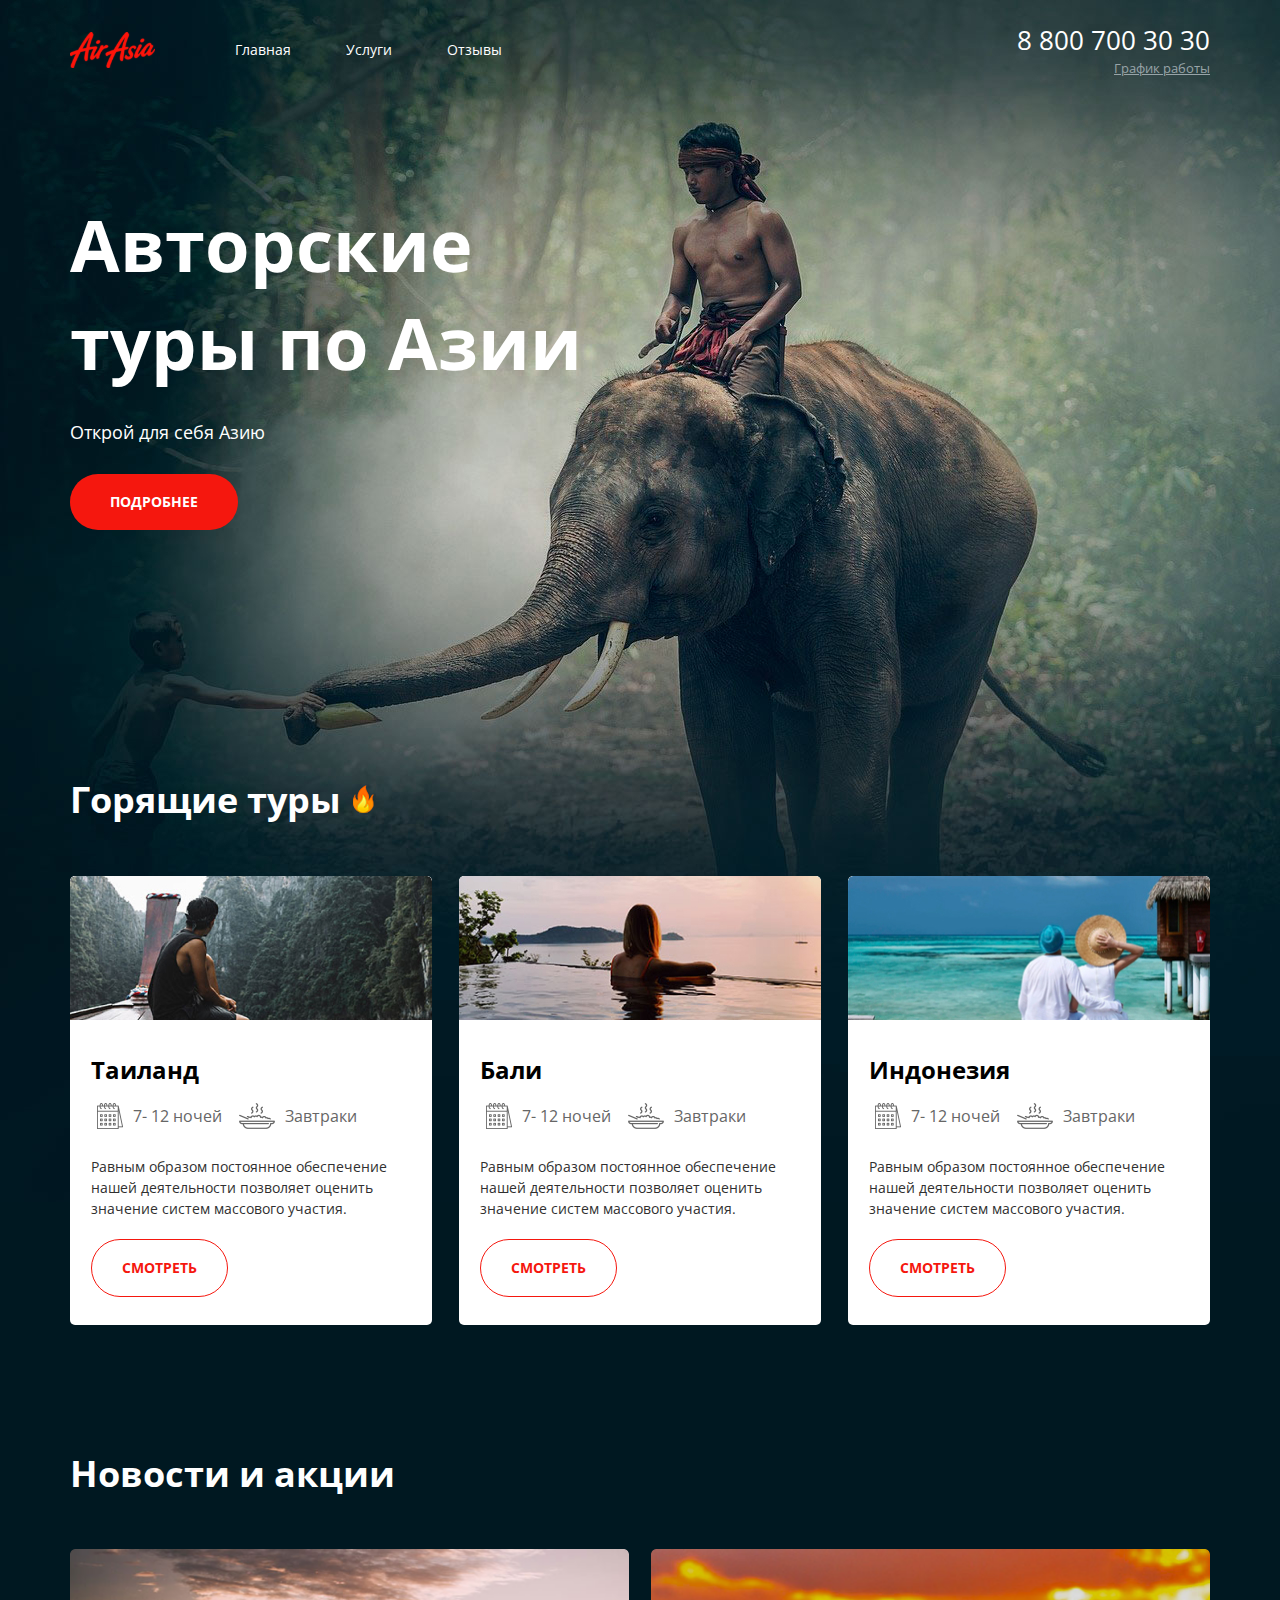
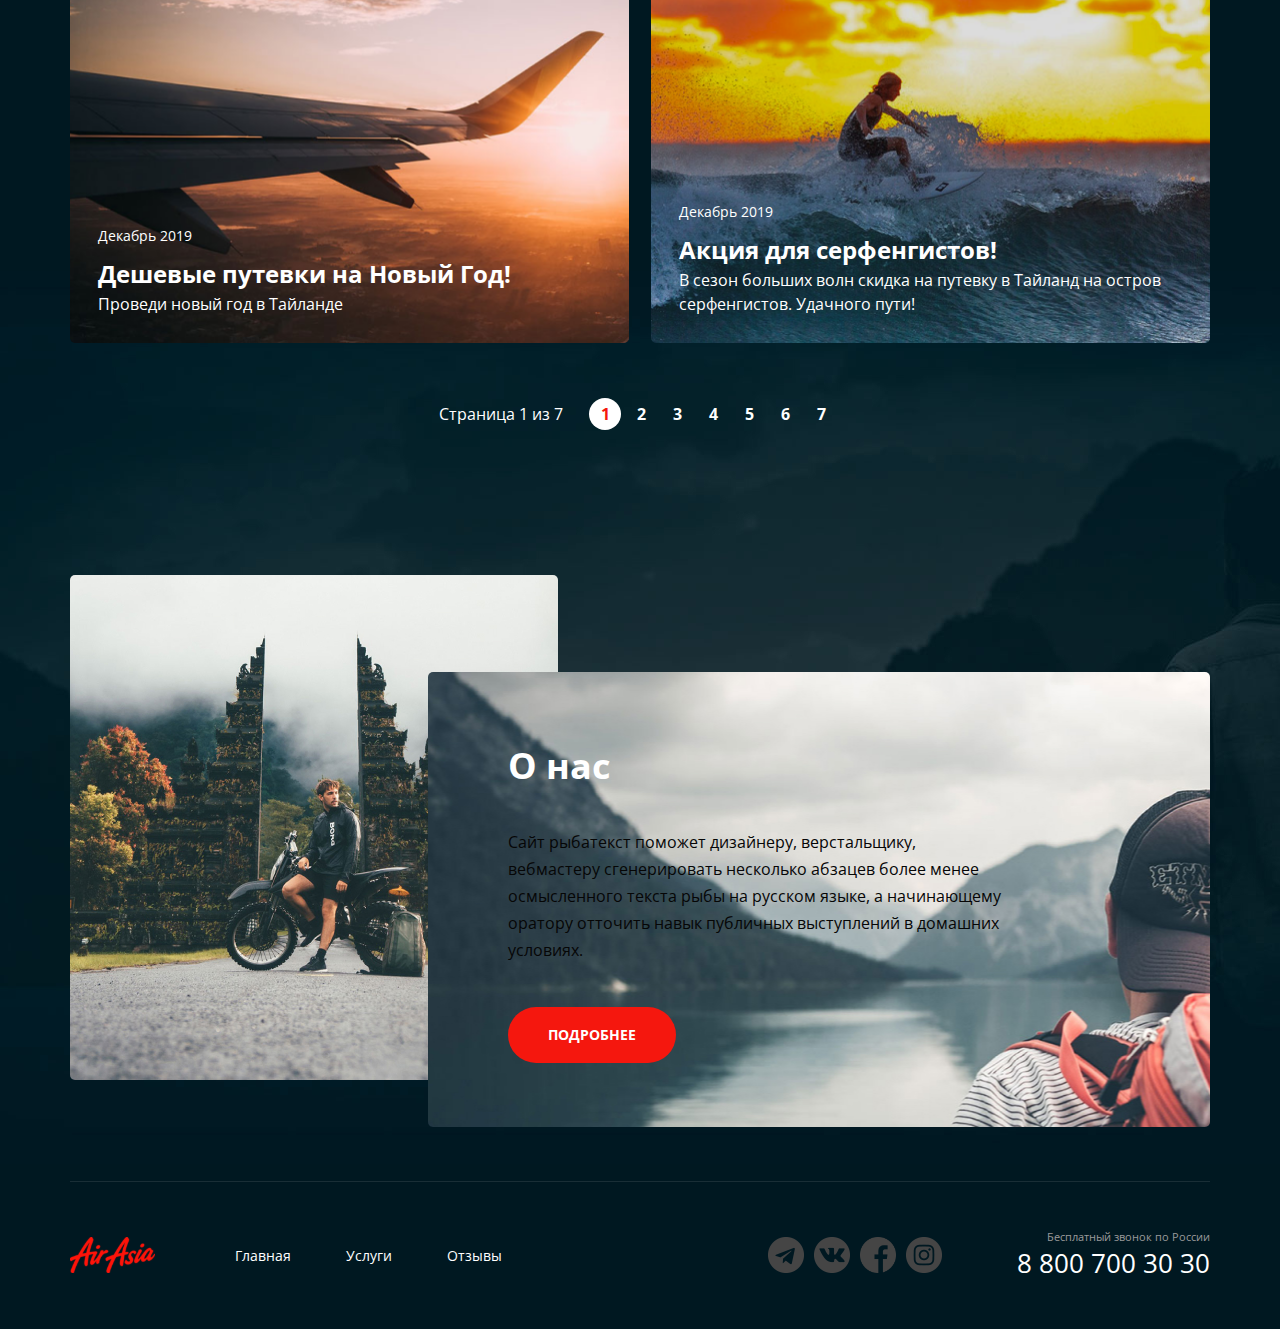
<file: index.html>
<!DOCTYPE html>
<html lang="ru">
<head>
    <meta charset="UTF-8">
    <meta http-equiv="X-UA-Compatible" content="IE=edge">
    <meta name="viewport" content="width=device-width, initial-scale=1.0">
    <link rel="preconnect" href="https://fonts.googleapis.com">
    <link rel="preconnect" href="https://fonts.gstatic.com" crossorigin>
    <link rel="stylesheet" href="css/main.css">
    <title>Air-Asia | Главная</title>
</head>
<body>

<div class="wrapper wrapper--index-page">
    <div class="wrapper__content">

<!-- header
===========================================================-->

<section class="intro">
    <div class="container intro__container">
        <header class="header">
            <div class="header__inner">
                <a class="logo" href="index.html"><img class="logo__pic" src="img/logo.svg" alt="Air-Asia"></a>
                <nav class="menu header__menu">
                    <ul class="menu__list">
                        <li class="menu__item"><a class="menu__link" href="index.html">Главная</a></li>
                        <li class="menu__item"><a class="menu__link" href="services.html">Услуги</a></li>
                        <li class="menu__item"><a class="menu__link" href="reviews.html">Отзывы</a></li>
                    </ul>
                </nav>
                <address class="contacts header__contacts">
                    <a class="contacts__phone" href="tel:+78007003030">8 800 700 30 30</a>
                    <div class="contacts__workhours">График работы
                        <div class="contacts__tooltip">
                            <span class="contacts__tooltip-text1">пн-вс: 09:00 - 20:00</span>
                            <span class="contacts__tooltip-text2">Обед: 14:00 - 14:30</span>
                        </div>
                    </div>
                </address>
            </div>
        </header><!--./header-->
        <div class="intro__content">
            <div class="intro__content-block">
                <h1 class="title intro__title">Авторские туры по Азии</h1>
                <p class="intro__desc">Открой для себя Азию</p>
                <a class="btn">Подробнее</a>
            </div>
        </div>
    </div><!--./container-->
</section><!--./intro-->

<!-- tours
===========================================================-->

    <section class="tours">
        <div class="container">
            <h2 class="tours__title section-title">Горящие туры</h2>
                <ul class="tours__list">
                    <li class="tours__block">
                        <img class="tours__pic" src="img/tours/thailand.jpg" alt="thailand">
                        <div class="tours__block-content">
                            <h3 class="tours__name">Таиланд</h3>
                            <ul class="tours__offers">
                                <li class="tours__offers-item">
                                    <div class="tours__icon"><img class="tours__icon-img" src="img/tours/calendar.svg" alt="calendar"></div>
                                    <span class="tours__included">7- 12 ночей</span>
                                </li>
                                <li class="tours__offers-item">
                                    <div class="tours__icon"><img class="tours__icon-img" src="img/tours/meal.svg" alt="meal"></div>
                                    <span class="tours__included">Завтраки</span>
                                </li>
                            </ul>
                            <p class="tours__desc">Равным образом постоянное обеспечение нашей деятельности позволяет оценить значение систем массового участия.</p>
                            <div class="tours__btn"><a class="btn btn--color--white">Смотреть</a></div>
                        </div>
                    </li>
                    <li class="tours__block">
                        <img class="tours__pic" src="img/tours/bali.jpg" alt="bali">
                        <div class="tours__block-content">
                            <h3 class="tours__name">Бали</h3>
                            <ul class="tours__offers">
                                <li class="tours__offers-item">
                                    <div class="tours__icon"><img class="tours__icon-img" src="img/tours/calendar.svg" alt="calendar"></div>
                                    <span class="tours__included">7- 12 ночей</span>
                                </li>
                                <li class="tours__offers-item">
                                    <div class="tours__icon"><img class="tours__icon-img" src="img/tours/meal.svg" alt="meal"></div>
                                    <span class="tours__included">Завтраки</span>
                                </li>
                            </ul>
                            <p class="tours__desc">Равным образом постоянное обеспечение нашей деятельности позволяет оценить значение систем массового участия.</p>
                            <a class="btn btn--color--white">Смотреть</a>
                        </div>
                    </li>
                    <li class="tours__block">
                        <img class="tours__pic" src="img/tours/Indonesia.jpg" alt="indonesia">
                        <div class="tours__block-content">
                            <h3 class="tours__name">Индонезия</h3>
                            <ul class="tours__offers">
                                <li class="tours__offers-item">
                                    <div class="tours__icon"><img class="tours__icon-img" src="img/tours/calendar.svg" alt="calendar"></div>
                                    <span class="tours__included">7- 12 ночей</span>
                                </li>
                                <li class="tours__offers-item">
                                    <div class="tours__icon"><img class="tours__icon-img" src="img/tours/meal.svg" alt="meal"></div>
                                    <span class="tours__included">Завтраки</span>
                                </li>
                            </ul>
                            <p class="tours__desc">Равным образом постоянное обеспечение нашей деятельности позволяет оценить значение систем массового участия.</p>
                            <a class="btn btn--color--white">Смотреть</a>
                        </div>
                    </li>
                </ul><!--./tours__list-->
        </div><!--./container-->
    </section><!--/.tours-->

<!-- news
==========================================================-->

    <section class="news">
        <div class="container">
            <h2 class="news__title section-title">Новости и акции</h2>
            <ul class="news__content">
                <li class="news__block single-block">
                    <img class="news__image" src="img/news/plain.png" alt="plain">
                    <div class="news__block-content">
                        <h4 class="news__date">Декабрь 2019</h4>
                        <h3 class="news__subtitle">Дешевые путевки на Новый Год!</h3>
                        <div class="news__desc">
                            <p>Проведи новый год в Тайланде</p>
                        </div>
                    </div>
                </li>
                <li class="news__block single-block">
                    <img class="news__image" src="img/news/Surfer.png" alt="surfer">
                    <div class="news__block-content">
                        <h4 class="news__date">Декабрь 2019</h4>
                        <h3 class="news__subtitle">Акция для серфенгистов!</h3>
                        <div class="news__desc">
                            <p>В сезон больших волн скидка на путевку в Тайланд на остров серфенгистов. Удачного пути!</p>
                        </div>
                    </div>
                </li>
            </ul>

<!-- paginator
================================================ -->

            <div class="paginator">
                <div class="paginator__display">Страница 1 из 7</div>
                <ul class="paginator__list">
                    <li class="paginator__item paginator__item--active"><a class="paginator__link" href="#" >1</a></li>
                    <li class="paginator__item"><a class="paginator__link" href="#" >2</a></li>
                    <li class="paginator__item"><a class="paginator__link" href="#" >3</a></li>
                    <li class="paginator__item"><a class="paginator__link" href="#" >4</a></li>
                    <li class="paginator__item"><a class="paginator__link" href="#" >5</a></li>
                    <li class="paginator__item"><a class="paginator__link" href="#" >6</a></li>
                    <li class="paginator__item"><a class="paginator__link" href="#" >7</a></li>
                </ul>
            </div>
        </div><!--./container-->
    </section><!--./news-->

<!-- about
==========================================================-->

    <section class="about">
        <div class="container">
            <div class="about__inner">
                <div class="about__block">
                    <h2 class="about__section-title section-title section-title--color--black">О нас</h2>
                    <div class="about__desc">
                        <p>Сайт рыбатекст поможет дизайнеру, верстальщику, вебмастеру сгенерировать несколько абзацев более менее осмысленного текста рыбы на русском языке, а начинающему оратору отточить навык публичных выступлений в домашних условиях. </p>
                    </div>
                    <a class="btn">Подробнее</a>
                </div>
            </div>
        </div><!--./container-->
    </section><!--./about-->

</section> <!--./page-content-->
</div> <!--./wrapper__content-->

<!-- footer
=========================================================-->

<footer class="footer">
    <div class="container">
        <div class="footer__inner footer__inner--border">
            <a class="logo" href="index.html" ><img class="logo__pic" src="img/logo.svg" alt="Air-Asia" ></a>
            <nav class="footer__menu menu">
                <ul class="menu__list">
                    <li class="menu__item"><a class="menu__link" href="index.html" >Главная</a></li>
                    <li class="menu__item"><a class="menu__link" href="services.html" >Услуги</a></li>
                    <li class="menu__item"><a class="menu__link" href="#" >Отзывы</a></li>
                </ul>
            </nav>
            <div class="social footer__social">
                <ul class="social__list">
                    <li class="social__item social__item--icon--telegram ">
                        <a class="social__link" href="#" ></a>
                    </li>
                    <li class="social__item social__item--icon--vk">
                        <a class="social__link" href="#" ></a>
                    </li>
                    <li class="social__item social__item--icon--facebook">
                        <a class="social__link" href="#" ></a>
                    </li>
                    <li class="social__item social__item--icon--instagram">
                        <a class="social__link" href="#" ></a>
                    </li>
                </ul>
            </div>
            <address class="footer__contacts contacts">
                <div class="contacts__text">Бесплатный звонок по России</div>
                <a class="contacts__phone" href="tel:+78007003030" >8 800 700 30 30</a>
            </address>
        </div><!--./footer__inner-->
    </div><!--./container-->
</footer><!--./footer-->

</div><!--./wrapper-->

</body>
</html>
</file>
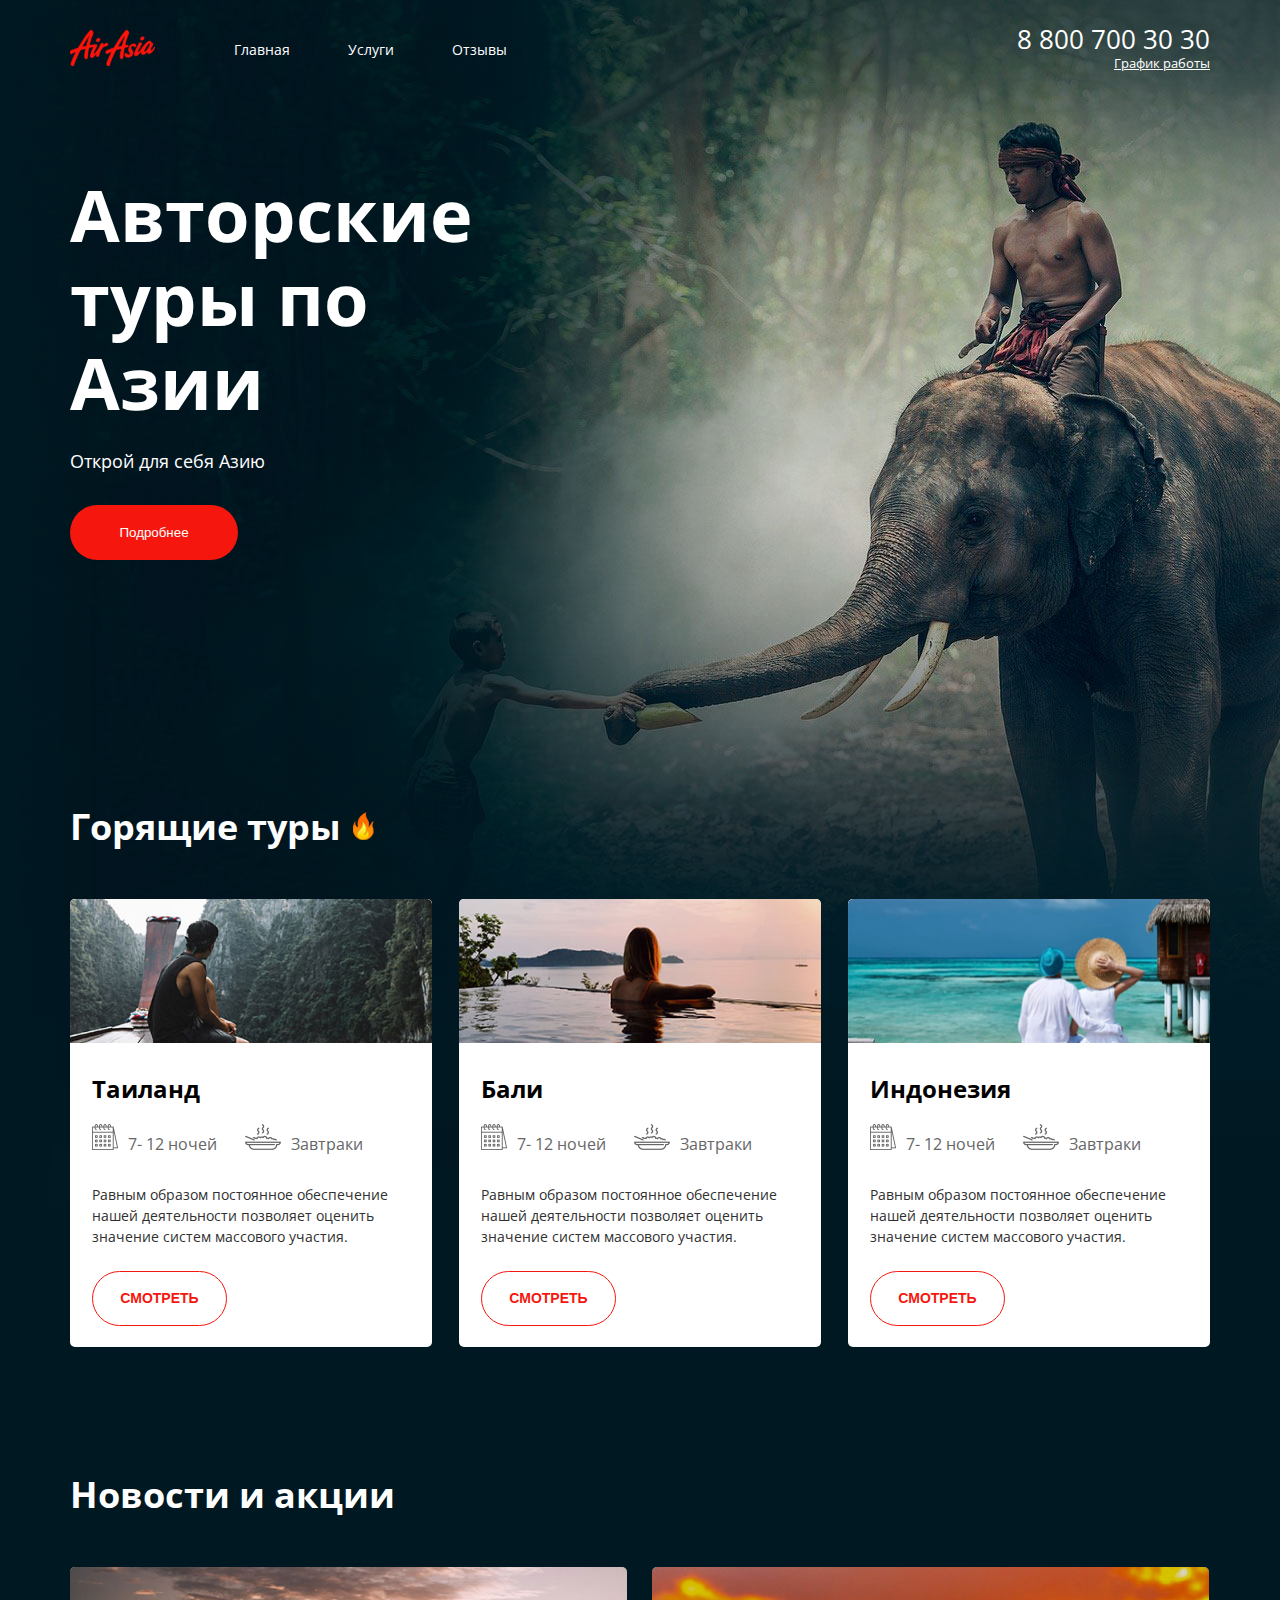
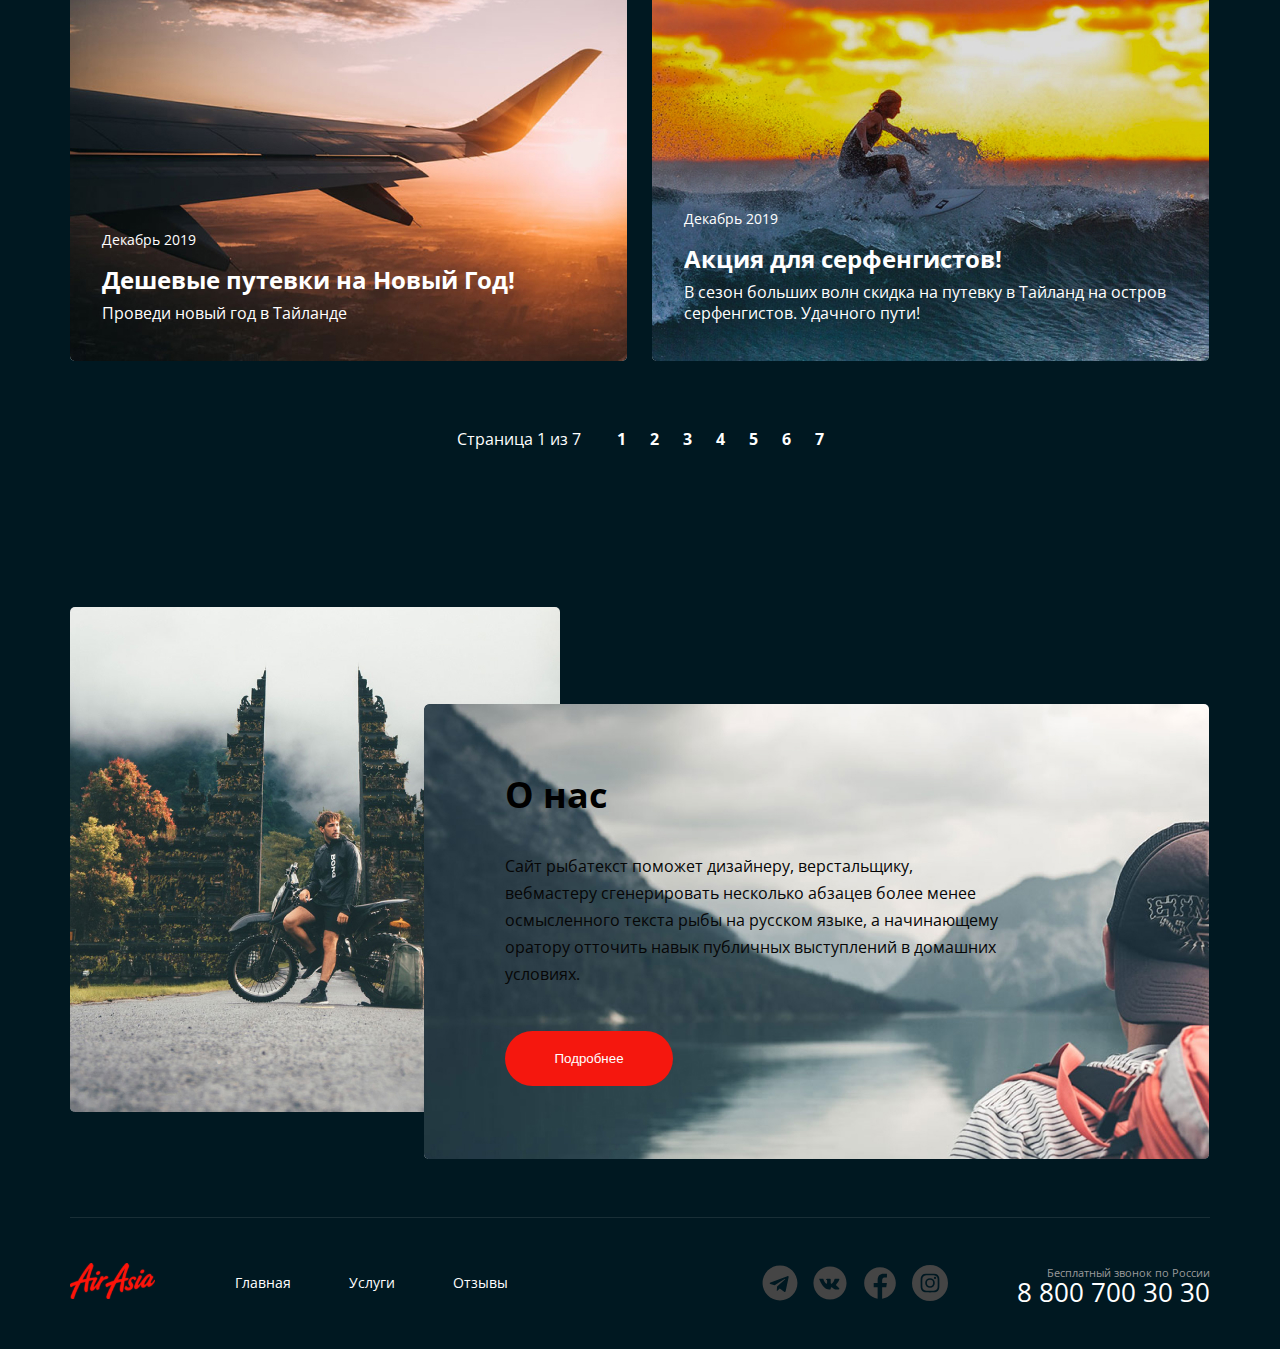
<file: air-asia/index.html>
<!DOCTYPE html>
<html lang="ru">
<head>
    <meta charset="UTF-8">
    <meta http-equiv="X-UA-Compatible" content="IE=edge">
    <meta name="viewport" content="width=device-width, initial-scale=1.0">
    <link rel="preconnect" href="https://fonts.googleapis.com">
    <link rel="preconnect" href="https://fonts.gstatic.com" crossorigin>
    <link href="https://fonts.googleapis.com/css2?family=Open+Sans:wght@400;700&display=swap" rel="stylesheet">
    <link rel="stylesheet" href="css/style.css">
    <title>Air-Asia</title>
</head>
<body>

    <!-- Sprite -->
<svg style="display: none;" width="36px" height="36px">
    <symbol id="telegram" viewBox="0 0 32 32" >
        <g>
            <path d="M16 0.5c-8.563 0-15.5 6.938-15.5 15.5s6.938 15.5 15.5 15.5c8.563 0 15.5-6.938 15.5-15.5s-6.938-15.5-15.5-15.5zM23.613 11.119l-2.544 11.988c-0.188 0.85-0.694 1.056-1.4 0.656l-3.875-2.856-1.869 1.8c-0.206 0.206-0.381 0.381-0.781 0.381l0.275-3.944 7.181-6.488c0.313-0.275-0.069-0.431-0.482-0.156l-8.875 5.587-3.825-1.194c-0.831-0.262-0.85-0.831 0.175-1.231l14.944-5.763c0.694-0.25 1.3 0.169 1.075 1.219z"/>
        </g>
    </symbol>
    <symbol id="vk" viewBox="0 0 50 50">
        <g>
            <path d="M25,2C12.318,2,2,12.318,2,25s10.318,23,23,23c12.683,0,23-10.318,23-23S37.683,2,25,2z M34.973,29.535 c2.237,1.986,2.702,2.695,2.778,2.816C38.678,33.821,36.723,34,36.723,34h-4.12c0,0-1.003,0.011-1.86-0.557 c-1.397-0.915-2.86-2.689-3.888-2.381C25.992,31.32,26,32.486,26,33.483C26,33.84,25.693,34,25,34s-0.981,0-1.288,0 c-2.257,0-4.706-0.76-7.149-3.313c-3.456-3.609-6.487-10.879-6.487-10.879s-0.179-0.366,0.016-0.589 c0.221-0.25,0.822-0.218,0.822-0.218L14.909,19c0,0,0.376,0.071,0.646,0.261c0.223,0.156,0.347,0.454,0.347,0.454 s0.671,2.216,1.526,3.629c1.67,2.758,2.447,2.828,3.014,2.531C21.27,25.445,21,22.513,21,22.513s0.037-1.259-0.395-1.82 c-0.333-0.434-0.97-0.665-1.248-0.701c-0.225-0.029,0.151-0.423,0.63-0.648C20.627,19.059,21.498,18.986,23,19 c1.169,0.011,1.506,0.081,1.962,0.186C26.341,19.504,26,20.343,26,23.289c0,0.944-0.13,2.271,0.582,2.711 c0.307,0.19,1.359,0.422,3.231-2.618c0.889-1.442,1.596-3.834,1.596-3.834s0.146-0.263,0.373-0.393 c0.232-0.133,0.225-0.13,0.543-0.13S35.832,19,36.532,19c0.699,0,1.355-0.008,1.468,0.402c0.162,0.589-0.516,2.607-2.234,4.797 C32.943,27.793,32.63,27.457,34.973,29.535z"/>
        </g>
    </symbol>
    <symbol id="facebook" viewBox="0 0 50 50">
        <g>
            <path d="M25,3C12.85,3,3,12.85,3,25c0,11.03,8.125,20.137,18.712,21.728V30.831h-5.443v-5.783h5.443v-3.848 c0-6.371,3.104-9.168,8.399-9.168c2.536,0,3.877,0.188,4.512,0.274v5.048h-3.612c-2.248,0-3.033,2.131-3.033,4.533v3.161h6.588 l-0.894,5.783h-5.694v15.944C38.716,45.318,47,36.137,47,25C47,12.85,37.15,3,25,3z"/>
        </g>
    </symbol>
    <symbol id="instagram" viewBox="0 0 19.2 19.2">
        <g>
            <path d="M13.898 7.051a1.656 1.656 0 0 0-.95-.949 2.766 2.766 0 0 0-.928-.172c-.527-.024-.685-.03-2.02-.03s-1.493.006-2.02.03a2.766 2.766 0 0 0-.929.172 1.656 1.656 0 0 0-.949.95 2.766 2.766 0 0 0-.172.928c-.024.527-.03.685-.03 2.02s.006 1.493.03 2.02a2.766 2.766 0 0 0 .172.929 1.656 1.656 0 0 0 .95.949 2.766 2.766 0 0 0 .928.172c.527.024.685.03 2.02.03s1.493-.006 2.02-.03a2.766 2.766 0 0 0 .929-.172 1.656 1.656 0 0 0 .949-.95 2.766 2.766 0 0 0 .172-.928c.024-.527.03-.685.03-2.02s-.006-1.493-.03-2.02a2.766 2.766 0 0 0-.172-.929zM10 12.568A2.568 2.568 0 1 1 12.568 10 2.568 2.568 0 0 1 10 12.568zm2.669-4.637a.6.6 0 1 1 .6-.6.6.6 0 0 1-.6.6z" transform="translate(-.4 -.4)"/><circle cx="9.6" cy="9.6" r="1.667"/><path d="M10 .4a9.6 9.6 0 1 0 9.6 9.6A9.6 9.6 0 0 0 10 .4zm4.97 11.662a3.67 3.67 0 0 1-.233 1.213 2.556 2.556 0 0 1-1.462 1.462 3.67 3.67 0 0 1-1.213.233c-.534.024-.704.03-2.062.03s-1.528-.006-2.062-.03a3.67 3.67 0 0 1-1.213-.233 2.556 2.556 0 0 1-1.462-1.462 3.67 3.67 0 0 1-.233-1.213C5.006 11.528 5 11.358 5 10s.006-1.528.03-2.062a3.67 3.67 0 0 1 .233-1.213 2.556 2.556 0 0 1 1.462-1.462 3.67 3.67 0 0 1 1.213-.233C8.472 5.006 8.642 5 10 5s1.528.006 2.062.03a3.67 3.67 0 0 1 1.213.233 2.556 2.556 0 0 1 1.462 1.462 3.67 3.67 0 0 1 .233 1.213c.024.534.03.704.03 2.062s-.006 1.528-.03 2.062z" transform="translate(-.4 -.4)"/>
        </g>
    </symbol>

</svg>

<div class="wrapper">

<!-- header
========================================= -->

<header class="header">
    <div class="container">
        <div class="header__bar">
            <div class="logo">
                <a class="logo__item" href="/" ><img class="logo__pic" src="img/logo.svg" alt="" ></a>
            </div>
            <nav class="menu menu__header">
                <ul class="menu__list">
                    <li class="menu__item"><a class="menu__link" href="#" >Главная</a></li>
                    <li class="menu__item"><a class="menu__link" href="#" >Услуги</a></li>
                    <li class="menu__item"><a class="menu__link" href="#" >Отзывы</a></li>
                </ul>
            </nav>
            <address class="contacts contacts__header">
                <a class="contacts__phone" href="tel:+78007003030" >8 800 700 30 30</a>
                <div class="contacts__workhours">График работы</div>
            </address>
        </div><!--./header__bar-->
        <div class="header__intro">
            <h1 class="header__title">Авторские туры по Азии</h1>
            <div class="header__subtitle">Открой для себя Азию</div>
            <button class="btn">Подробнее</button>
        </div>
    </div><!--./container-->
</header>

<div class="page-content">

<!-- hot-tour
==========================================================-->

    <section class="hot-tour">
        <div class="container">
            <h2 class="hot-tour__title title">Горящие туры</h2>
                <ul class="hot-tour__list">
                    <li class="hot-tour__block">
                        <img class="hot-tour__pic" src="img/hot-tour/thailand.jpg" alt="" >
                        <div class="hot-tour__block-content">
                            <h3 class="hot-tour__name">Таиланд</h3>
                            <ul class="hot-tour__offers">
                                <li class="hot-tour__offers-item">
                                    <img class="hot-tour__icon" src="img/hot-tour/calendar.svg" alt="">
                                    <div class="hot-tour__included">7- 12 ночей</div>
                                </li>
                                <li class="hot-tour__offers-item">
                                    <img class="hot-tour__icon" src="img/hot-tour/meal.svg" alt="">
                                    <div class="hot-tour__included">Завтраки</div>
                                </li>
                            </ul>
                            <p class="hot-tour__text">Равным образом постоянное обеспечение нашей деятельности позволяет оценить значение систем массового участия.</p>
                            <button class="hot-tour__btn btn">Смотреть</button>
                        </div>
                    </li>
                    <li class="hot-tour__block">
                        <img class="hot-tour__pic" src="img/hot-tour/bali.jpg" alt="" >
                        <div class="hot-tour__block-content">
                            <h3 class="hot-tour__name">Бали</h3>
                            <ul class="hot-tour__offers">
                                <li class="hot-tour__offers-item">
                                    <img class="hot-tour__icon" src="img/hot-tour/calendar.svg" alt="">
                                    <div class="hot-tour__included">7- 12 ночей</div>
                                </li>
                                <li class="hot-tour__offers-item">
                                    <img class="hot-tour__icon" src="img/hot-tour/meal.svg" alt="">
                                    <div class="hot-tour__included">Завтраки</div>
                                </li>
                            </ul>
                            <p class="hot-tour__text">Равным образом постоянное обеспечение нашей деятельности позволяет оценить значение систем массового участия.</p>
                            <button class="hot-tour__btn btn">Смотреть</button>
                        </div>
                    </li>
                    <li class="hot-tour__block">
                        <img class="hot-tour__pic" src="img/hot-tour/Indonesia.jpg" alt="" >
                        <div class="hot-tour__block-content">
                            <h3 class="hot-tour__name">Индонезия</h3>
                            <ul class="hot-tour__offers">
                                <li class="hot-tour__offers-item">
                                    <img class="hot-tour__icon" src="img/hot-tour/calendar.svg" alt="">
                                    <div class="hot-tour__included">7- 12 ночей</div>
                                </li>
                                <li class="hot-tour__offers-item">
                                    <img class="hot-tour__icon" src="img/hot-tour/meal.svg" alt="">
                                    <div class="hot-tour__included">Завтраки</div>
                                </li>
                            </ul>
                            <p class="hot-tour__text">Равным образом постоянное обеспечение нашей деятельности позволяет оценить значение систем массового участия.</p>
                            <button class="hot-tour__btn btn">Смотреть</button>
                        </div>
                    </li>
                </ul>
        </div><!--./container-->
    </section><!--/.hot-tour-->

<!-- news
=========================================================-->

    <section class="news">
        <div class="container">
            <h2 class="news__title title">Новости и акции</h2>
                <div class="news__block">
                    <img class="news__image" src="img/news/plain.jpg" alt="">
                    <div class="news__block-item">
                        <h4 class="news__date">Декабрь 2019</h4>
                        <h3 class="news__subtitle">Дешевые путевки на Новый Год!</h3>
                        <p class="news__paragraph">Проведи новый год в Тайланде</p>
                    </div>
                </div>
                <div class="news__block">
                    <img class="news__image" src="img/news/Surfer.jpg" alt="">
                    <div class="news__block-item">
                        <h4 class="news__date">Декабрь 2019</h4>
                        <h3 class="news__subtitle">Акция для серфенгистов!</h3>
                        <p class="news__paragraph">В сезон больших волн скидка на путевку в Тайланд на остров серфенгистов. Удачного пути!</p>
                    </div>
                </div>
            <div class="paginator">
                <div class="paginator__display">Страница 1 из 7</div>
                <ul class="paginator__list">
                    <li class="paginator__item"><a class="paginator__link" href="" >1</a></li>
                    <li class="paginator__item"><a class="paginator__link" href="" >2</a></li>
                    <li class="paginator__item"><a class="paginator__link" href="" >3</a></li>
                    <li class="paginator__item"><a class="paginator__link" href="" >4</a></li>
                    <li class="paginator__item"><a class="paginator__link" href="" >5</a></li>
                    <li class="paginator__item"><a class="paginator__link" href="" >6</a></li>
                    <li class="paginator__item"><a class="paginator__link" href="" >7</a></li>
                </ul>
            </div>
        </div><!--./container-->
    </section><!--./news-->

<!-- about-us
==========================================================-->

    <section class="about-us">
        <div class="container">
            <div class="about-us__inner">
                <img class="about-us__img-back" src="img/about-us/gates.jpg" alt="">
                <div class="about-us__block">
                    <img class="about-us__bg" src="img/about-us/mountains.jpg" alt="">
                    <div class="about-us__content">
                        <h2 class="about-us__title title">О нас</h2>
                        <p class="about-us__paragraph">Сайт рыбатекст поможет дизайнеру, верстальщику, вебмастеру сгенерировать несколько абзацев более менее осмысленного текста рыбы на русском языке, а начинающему оратору отточить навык публичных выступлений в домашних условиях. </p>
                        <button class="btn">Подробнее</button>
                    </div>
                </div>
            </div>
        </div><!--./container-->
    </section>

</div> <!--./page-content-->

<!-- footer
==============================================-->

<footer class="footer">
    <div class="container">
        <div class="footer__inner">
            <div class="logo">
                <a class="logo__item" href="/" ><img class="logo__pic" src="img/logo.svg" alt="" ></a>
            </div>
            <nav class="menu__footer menu">
                <ul class="menu__list">
                    <li class="menu__item"><a class="menu__link" href="#" >Главная</a></li>
                    <li class="menu__item"><a class="menu__link" href="#" >Услуги</a></li>
                    <li class="menu__item"><a class="menu__link" href="#" >Отзывы</a></li>
                </ul>
            </nav>
            <div class="social">
                <ul class="social__list">
                    <li class="social__item">
                        <a class="social__link" href="" >
                            <svg class="social__svg">
                                <use xlink:href="#telegram"></use>
                            </svg>
                        </a>
                    </li>
                    <li class="social__item">
                        <a class="social__link" href="" >
                            <svg class="social__svg">
                                <use class="social__svg-use" xlink:href="#vk"></use>
                            </svg>
                        </a>
                    </li>
                    <li class="social__item">
                        <a class="social__link" href="" >
                            <svg class="social__svg">
                                <use xlink:href="#facebook"></use>
                            </svg>
                        </a>
                    </li>
                    <li class="social__item">
                        <a class="social__link" href="" >
                            <svg class="social__svg">
                                <use xlink:href="#instagram"></use>
                            </svg>
                        </a>
                    </li>
                </ul>
            </div>
            <address class="contacts__footer contacts">
                <div class="contacts__text">Бесплатный звонок по России</div>
                <a class="contacts__phone" href="tel:+78007003030" >8 800 700 30 30</a>
            </address>
        </div><!--./footer__inner-->
    </div><!--./container-->
</footer>

</div><!--./wrapper-->

</body>
</html>
</file>
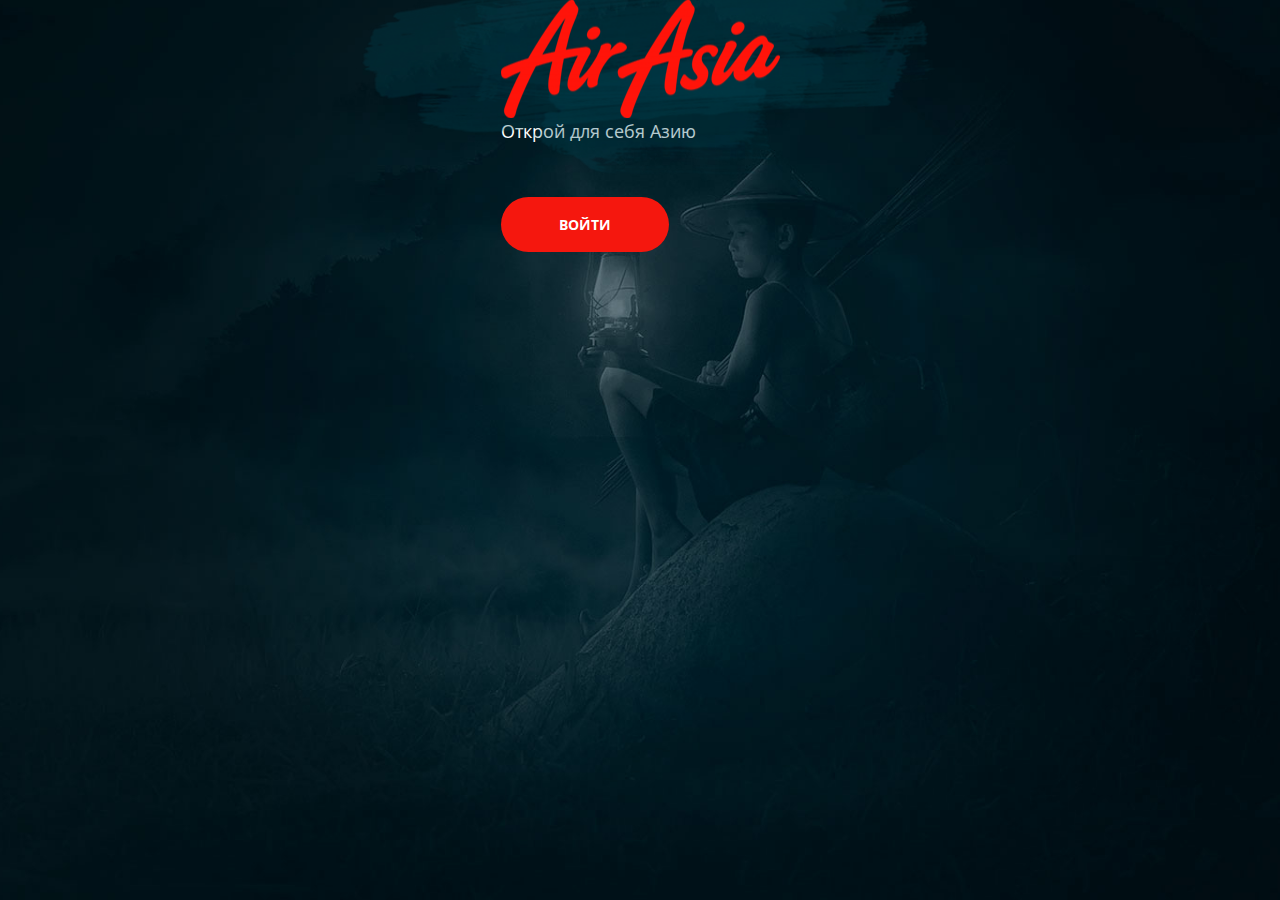
<file: homepage.html>
<!DOCTYPE html>
<html lang="ru">
<head>
    <meta charset="UTF-8">
    <meta http-equiv="X-UA-Compatible" content="IE=edge">
    <meta name="viewport" content="width=device-width, initial-scale=1.0">
    <link rel="stylesheet" href="css/main.css">
    <title>Air-Asia | Homepage</title>
</head>
<body>
    <div class="wrapper wrapper--homepage">
        <div class="container">
            <div class="intro-page">
                <a class="logo logo--size--for-homepage logo--decor--homepage" href="index.html"><img class="logo__pic" src="img/logo.svg" alt="Air-Asia"></a>
                <h4 class="subtitle-homepage">Открой для себя Азию</h4>
                <a class="btn btn--size--for-homepage" href="#" >войти</a>
            </div>
        </div>
    </div>
</body>
</html>
</file>
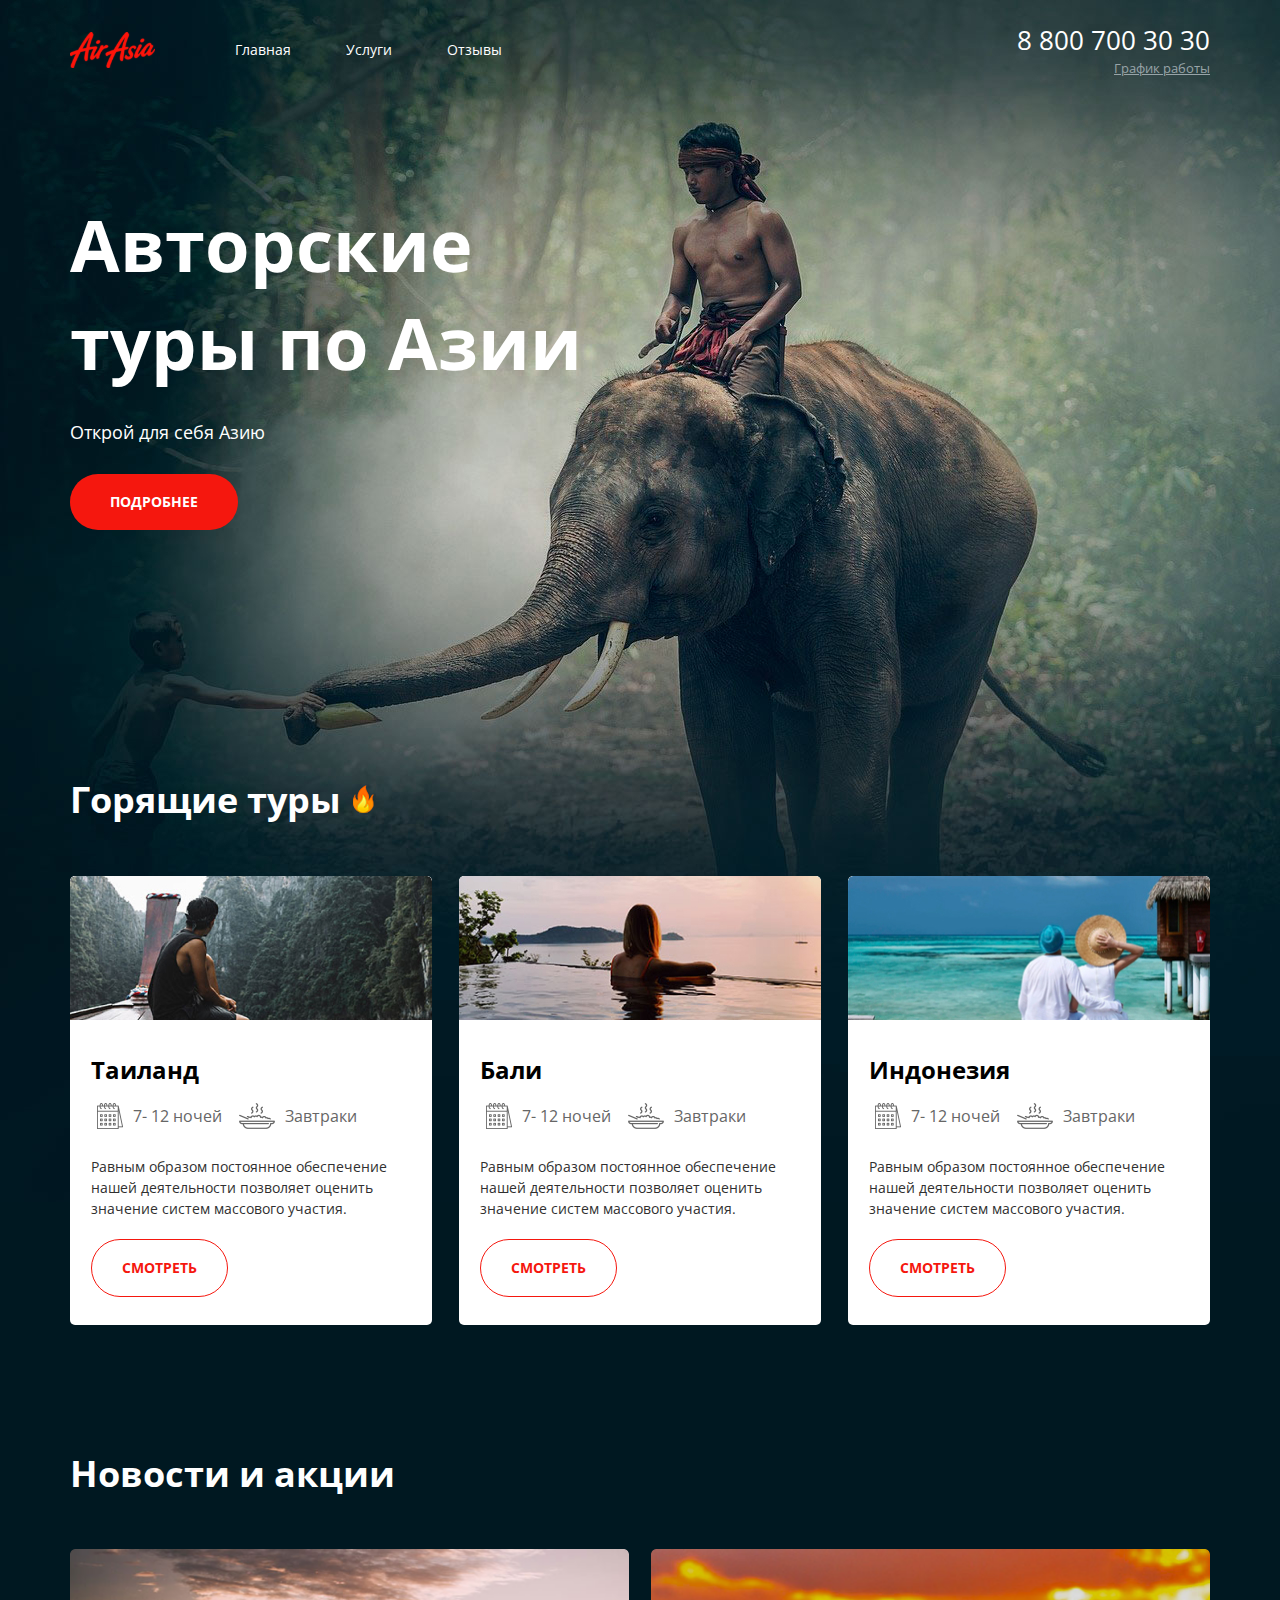
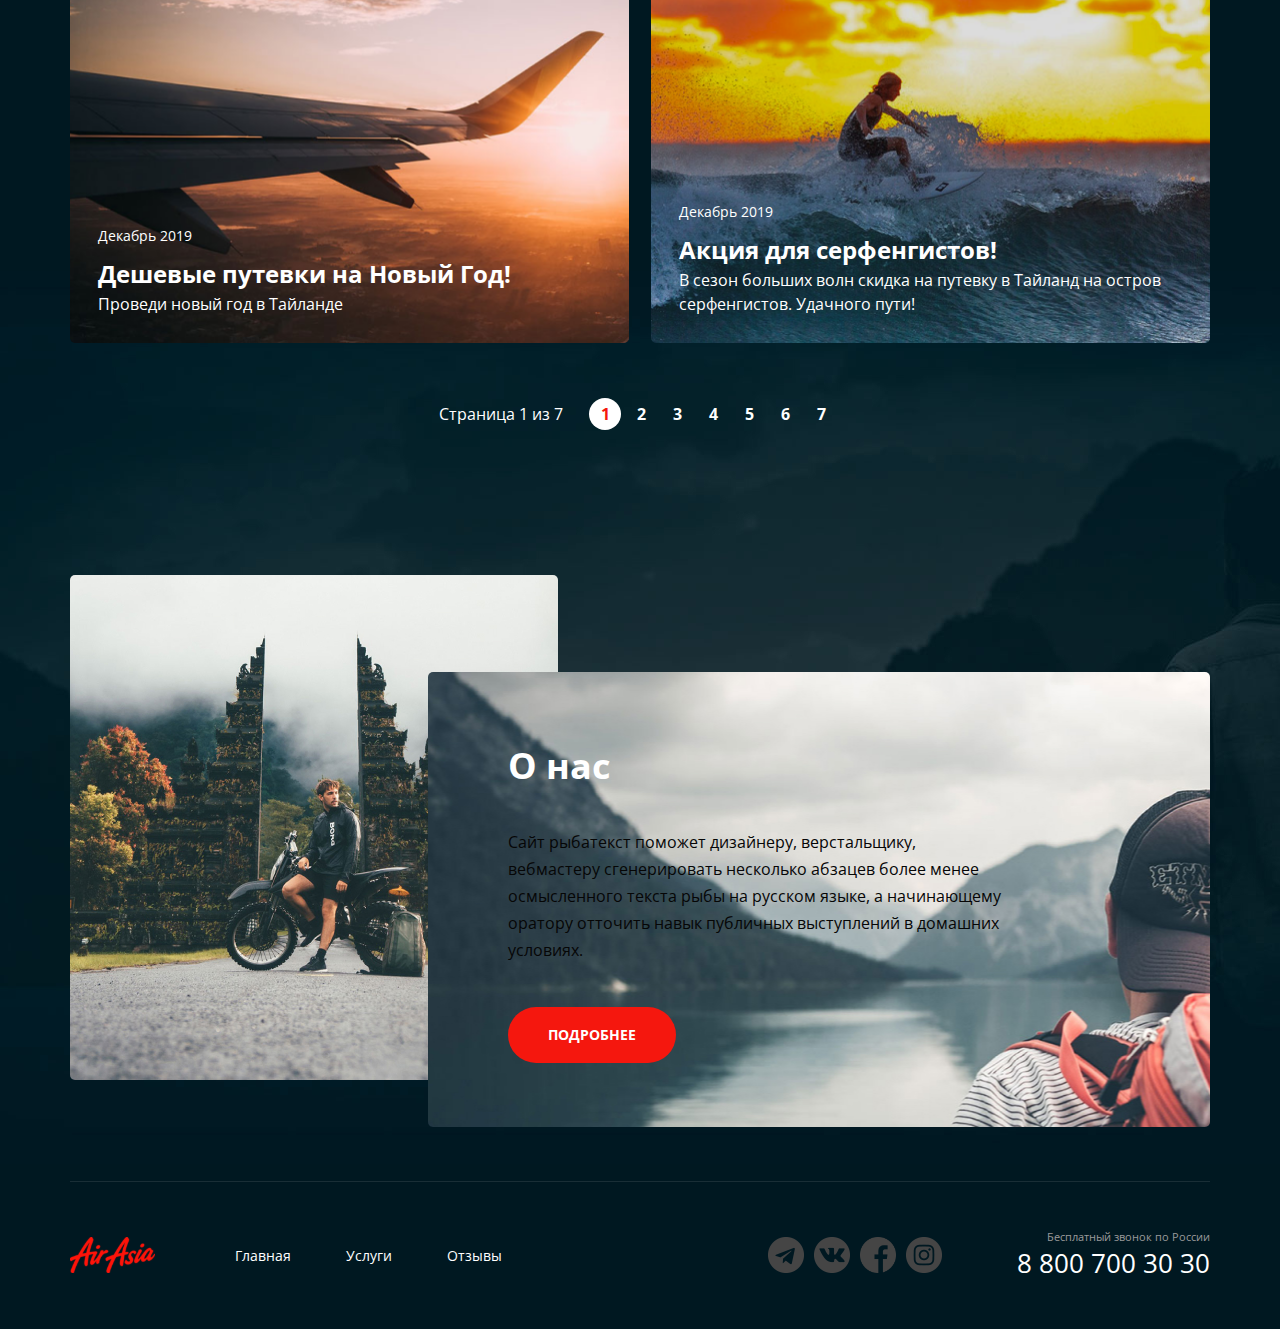
<file: main.html>
<!DOCTYPE html>
<html lang="ru">
<head>
    <meta charset="UTF-8">
    <meta http-equiv="X-UA-Compatible" content="IE=edge">
    <meta name="viewport" content="width=device-width, initial-scale=1.0">
    <link rel="preconnect" href="https://fonts.googleapis.com">
    <link rel="preconnect" href="https://fonts.gstatic.com" crossorigin>
    <link rel="stylesheet" href="css/main.css">
    <title>Air-Asia | Главная</title>
</head>
<body>

<div class="wrapper wrapper--index-page">
    <div class="wrapper__content">

<!-- header
===========================================================-->

<section class="intro">
    <div class="container intro__container">
        <header class="header">
            <div class="header__inner">
                <a class="logo" href="main.html"><img class="logo__pic" src="img/logo.svg" alt="Air-Asia"></a>
                <nav class="menu header__menu">
                    <ul class="menu__list">
                        <li class="menu__item"><a class="menu__link" href="main.html">Главная</a></li>
                        <li class="menu__item"><a class="menu__link" href="services.html">Услуги</a></li>
                        <li class="menu__item"><a class="menu__link" href="reviews.html">Отзывы</a></li>
                    </ul>
                </nav>
                <address class="contacts header__contacts">
                    <a class="contacts__phone" href="tel:+78007003030">8 800 700 30 30</a>
                    <div class="contacts__workhours">График работы
                        <div class="contacts__tooltip">
                            <span class="contacts__tooltip-text1">пн-вс: 09:00 - 20:00</span>
                            <span class="contacts__tooltip-text2">Обед: 14:00 - 14:30</span>
                        </div>
                    </div>
                </address>
            </div>
        </header><!--./header-->
        <div class="intro__content">
            <div class="intro__content-block">
                <h1 class="title intro__title">Авторские туры по Азии</h1>
                <p class="intro__desc">Открой для себя Азию</p>
                <a class="btn">Подробнее</a>
            </div>
        </div>
    </div><!--./container-->
</section><!--./intro-->

<!-- tours
===========================================================-->

    <section class="tours">
        <div class="container">
            <h2 class="tours__title section-title">Горящие туры</h2>
                <ul class="tours__list">
                    <li class="tours__block">
                        <img class="tours__pic" src="img/tours/thailand.jpg" alt="thailand">
                        <div class="tours__block-content">
                            <h3 class="tours__name">Таиланд</h3>
                            <ul class="tours__offers">
                                <li class="tours__offers-item">
                                    <div class="tours__icon"><img class="tours__icon-img" src="img/tours/calendar.svg" alt="calendar"></div>
                                    <span class="tours__included">7- 12 ночей</span>
                                </li>
                                <li class="tours__offers-item">
                                    <div class="tours__icon"><img class="tours__icon-img" src="img/tours/meal.svg" alt="meal"></div>
                                    <span class="tours__included">Завтраки</span>
                                </li>
                            </ul>
                            <p class="tours__desc">Равным образом постоянное обеспечение нашей деятельности позволяет оценить значение систем массового участия.</p>
                            <div class="tours__btn"><a class="btn btn--color--white">Смотреть</a></div>
                        </div>
                    </li>
                    <li class="tours__block">
                        <img class="tours__pic" src="img/tours/bali.jpg" alt="bali">
                        <div class="tours__block-content">
                            <h3 class="tours__name">Бали</h3>
                            <ul class="tours__offers">
                                <li class="tours__offers-item">
                                    <div class="tours__icon"><img class="tours__icon-img" src="img/tours/calendar.svg" alt="calendar"></div>
                                    <span class="tours__included">7- 12 ночей</span>
                                </li>
                                <li class="tours__offers-item">
                                    <div class="tours__icon"><img class="tours__icon-img" src="img/tours/meal.svg" alt="meal"></div>
                                    <span class="tours__included">Завтраки</span>
                                </li>
                            </ul>
                            <p class="tours__desc">Равным образом постоянное обеспечение нашей деятельности позволяет оценить значение систем массового участия.</p>
                            <a class="btn btn--color--white">Смотреть</a>
                        </div>
                    </li>
                    <li class="tours__block">
                        <img class="tours__pic" src="img/tours/Indonesia.jpg" alt="indonesia">
                        <div class="tours__block-content">
                            <h3 class="tours__name">Индонезия</h3>
                            <ul class="tours__offers">
                                <li class="tours__offers-item">
                                    <div class="tours__icon"><img class="tours__icon-img" src="img/tours/calendar.svg" alt="calendar"></div>
                                    <span class="tours__included">7- 12 ночей</span>
                                </li>
                                <li class="tours__offers-item">
                                    <div class="tours__icon"><img class="tours__icon-img" src="img/tours/meal.svg" alt="meal"></div>
                                    <span class="tours__included">Завтраки</span>
                                </li>
                            </ul>
                            <p class="tours__desc">Равным образом постоянное обеспечение нашей деятельности позволяет оценить значение систем массового участия.</p>
                            <a class="btn btn--color--white">Смотреть</a>
                        </div>
                    </li>
                </ul><!--./tours__list-->
        </div><!--./container-->
    </section><!--/.tours-->

<!-- news
==========================================================-->

    <section class="news">
        <div class="container">
            <h2 class="news__title section-title">Новости и акции</h2>
            <ul class="news__content">
                <li class="news__block single-block">
                    <img class="news__image" src="img/news/plain.png" alt="plain">
                    <div class="news__block-content">
                        <h4 class="news__date">Декабрь 2019</h4>
                        <h3 class="news__subtitle">Дешевые путевки на Новый Год!</h3>
                        <div class="news__desc">
                            <p>Проведи новый год в Тайланде</p>
                        </div>
                    </div>
                </li>
                <li class="news__block single-block">
                    <img class="news__image" src="img/news/Surfer.png" alt="surfer">
                    <div class="news__block-content">
                        <h4 class="news__date">Декабрь 2019</h4>
                        <h3 class="news__subtitle">Акция для серфенгистов!</h3>
                        <div class="news__desc">
                            <p>В сезон больших волн скидка на путевку в Тайланд на остров серфенгистов. Удачного пути!</p>
                        </div>
                    </div>
                </li>
            </ul>

<!-- paginator
================================================ -->

            <div class="paginator">
                <div class="paginator__display">Страница 1 из 7</div>
                <ul class="paginator__list">
                    <li class="paginator__item paginator__item--active"><a class="paginator__link" href="#" >1</a></li>
                    <li class="paginator__item"><a class="paginator__link" href="#" >2</a></li>
                    <li class="paginator__item"><a class="paginator__link" href="#" >3</a></li>
                    <li class="paginator__item"><a class="paginator__link" href="#" >4</a></li>
                    <li class="paginator__item"><a class="paginator__link" href="#" >5</a></li>
                    <li class="paginator__item"><a class="paginator__link" href="#" >6</a></li>
                    <li class="paginator__item"><a class="paginator__link" href="#" >7</a></li>
                </ul>
            </div>
        </div><!--./container-->
    </section><!--./news-->

<!-- about
==========================================================-->

    <section class="about">
        <div class="container">
            <div class="about__inner">
                <div class="about__block">
                    <h2 class="about__section-title section-title section-title--color--black">О нас</h2>
                    <div class="about__desc">
                        <p>Сайт рыбатекст поможет дизайнеру, верстальщику, вебмастеру сгенерировать несколько абзацев более менее осмысленного текста рыбы на русском языке, а начинающему оратору отточить навык публичных выступлений в домашних условиях. </p>
                    </div>
                    <a class="btn">Подробнее</a>
                </div>
            </div>
        </div><!--./container-->
    </section><!--./about-->
</section> <!--./page-content-->
</div> <!--./wrapper__content-->

<!-- footer
=========================================================-->

<footer class="footer">
    <div class="container">
        <div class="footer__inner footer__inner--border">
            <a class="logo" href="main.html" ><img class="logo__pic" src="img/logo.svg" alt="Air-Asia" ></a>
            <nav class="footer__menu menu">
                <ul class="menu__list">
                    <li class="menu__item"><a class="menu__link" href="main.html" >Главная</a></li>
                    <li class="menu__item"><a class="menu__link" href="services.html" >Услуги</a></li>
                    <li class="menu__item"><a class="menu__link" href="reviews.html" >Отзывы</a></li>
                </ul>
            </nav>
            <div class="social footer__social">
                <ul class="social__list">
                    <li class="social__item social__item--icon--telegram ">
                        <a class="social__link" href="#" ></a>
                    </li>
                    <li class="social__item social__item--icon--vk">
                        <a class="social__link" href="#" ></a>
                    </li>
                    <li class="social__item social__item--icon--facebook">
                        <a class="social__link" href="#" ></a>
                    </li>
                    <li class="social__item social__item--icon--instagram">
                        <a class="social__link" href="#" ></a>
                    </li>
                </ul>
            </div>
            <address class="footer__contacts contacts">
                <div class="contacts__text">Бесплатный звонок по России</div>
                <a class="contacts__phone" href="tel:+78007003030" >8 800 700 30 30</a>
            </address>
        </div><!--./footer__inner-->
    </div><!--./container-->
</footer><!--./footer-->

</div><!--./wrapper-->

</body>
</html>
</file>
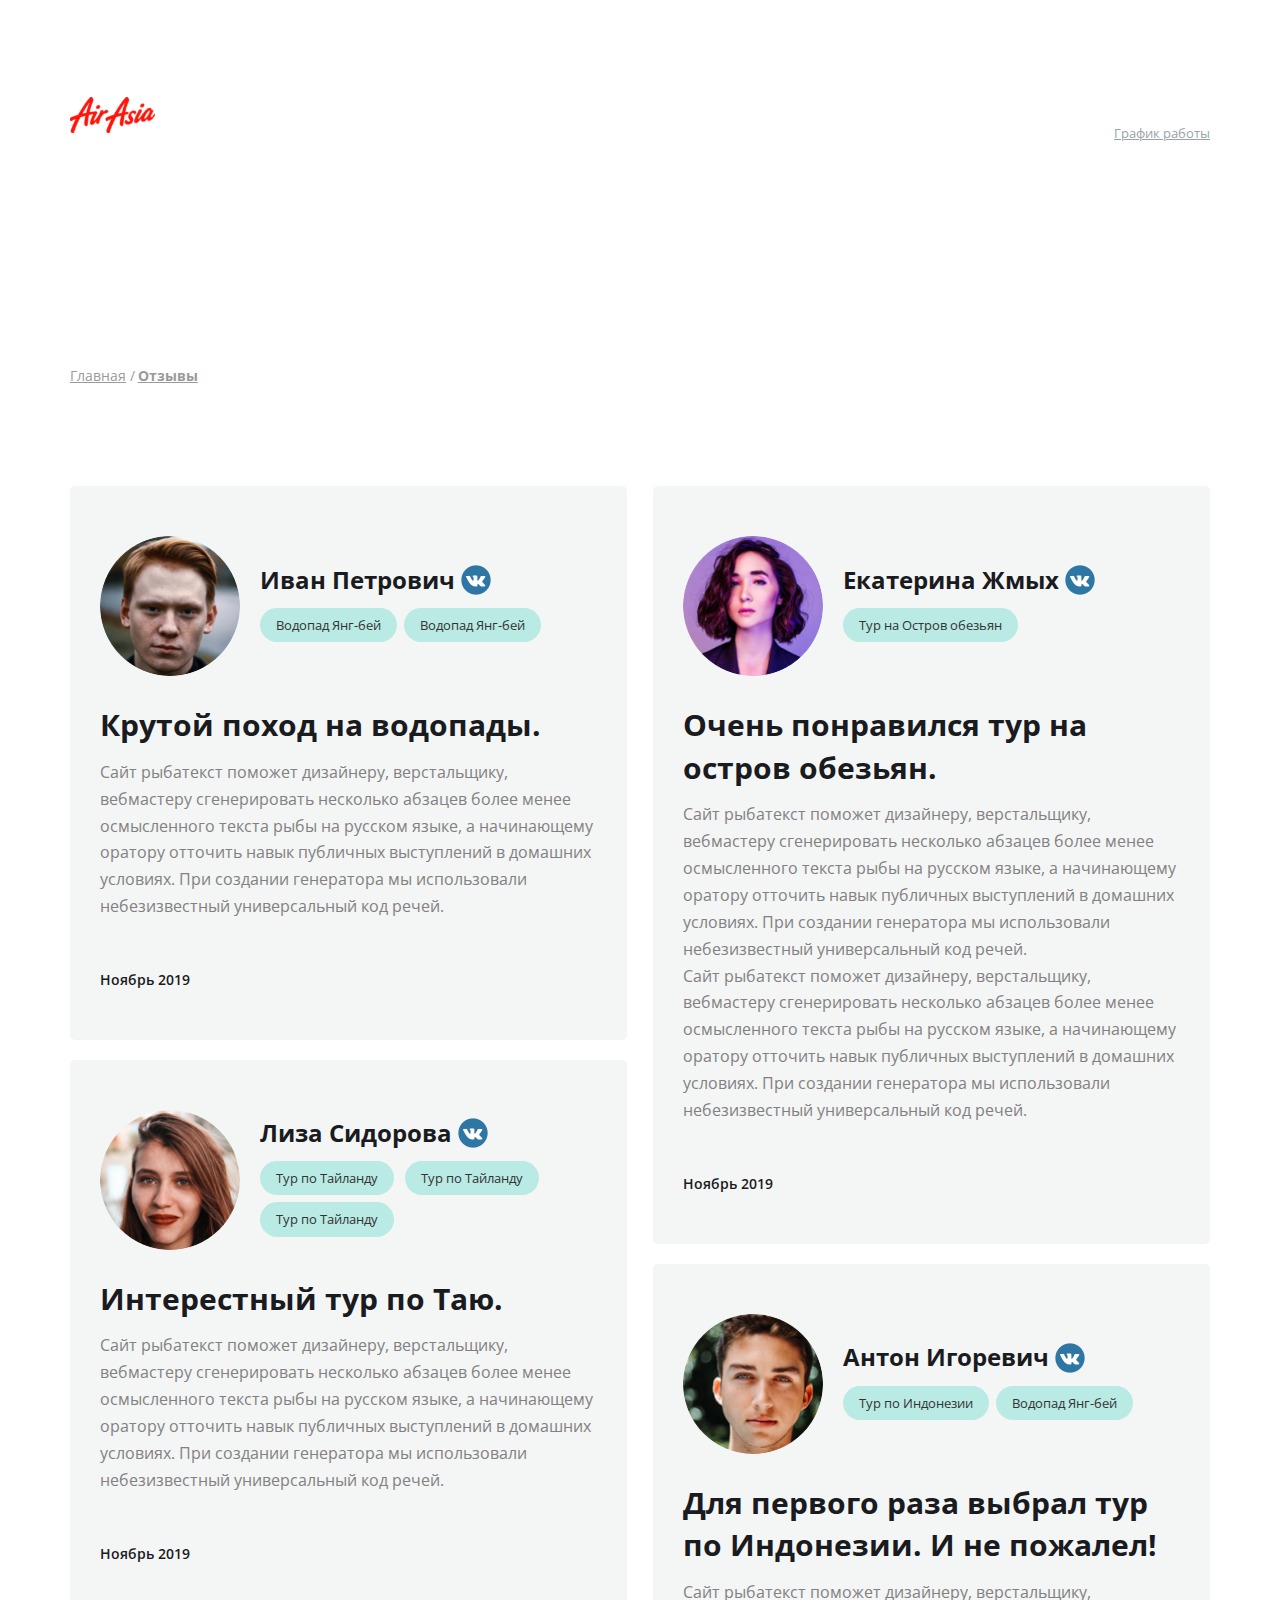
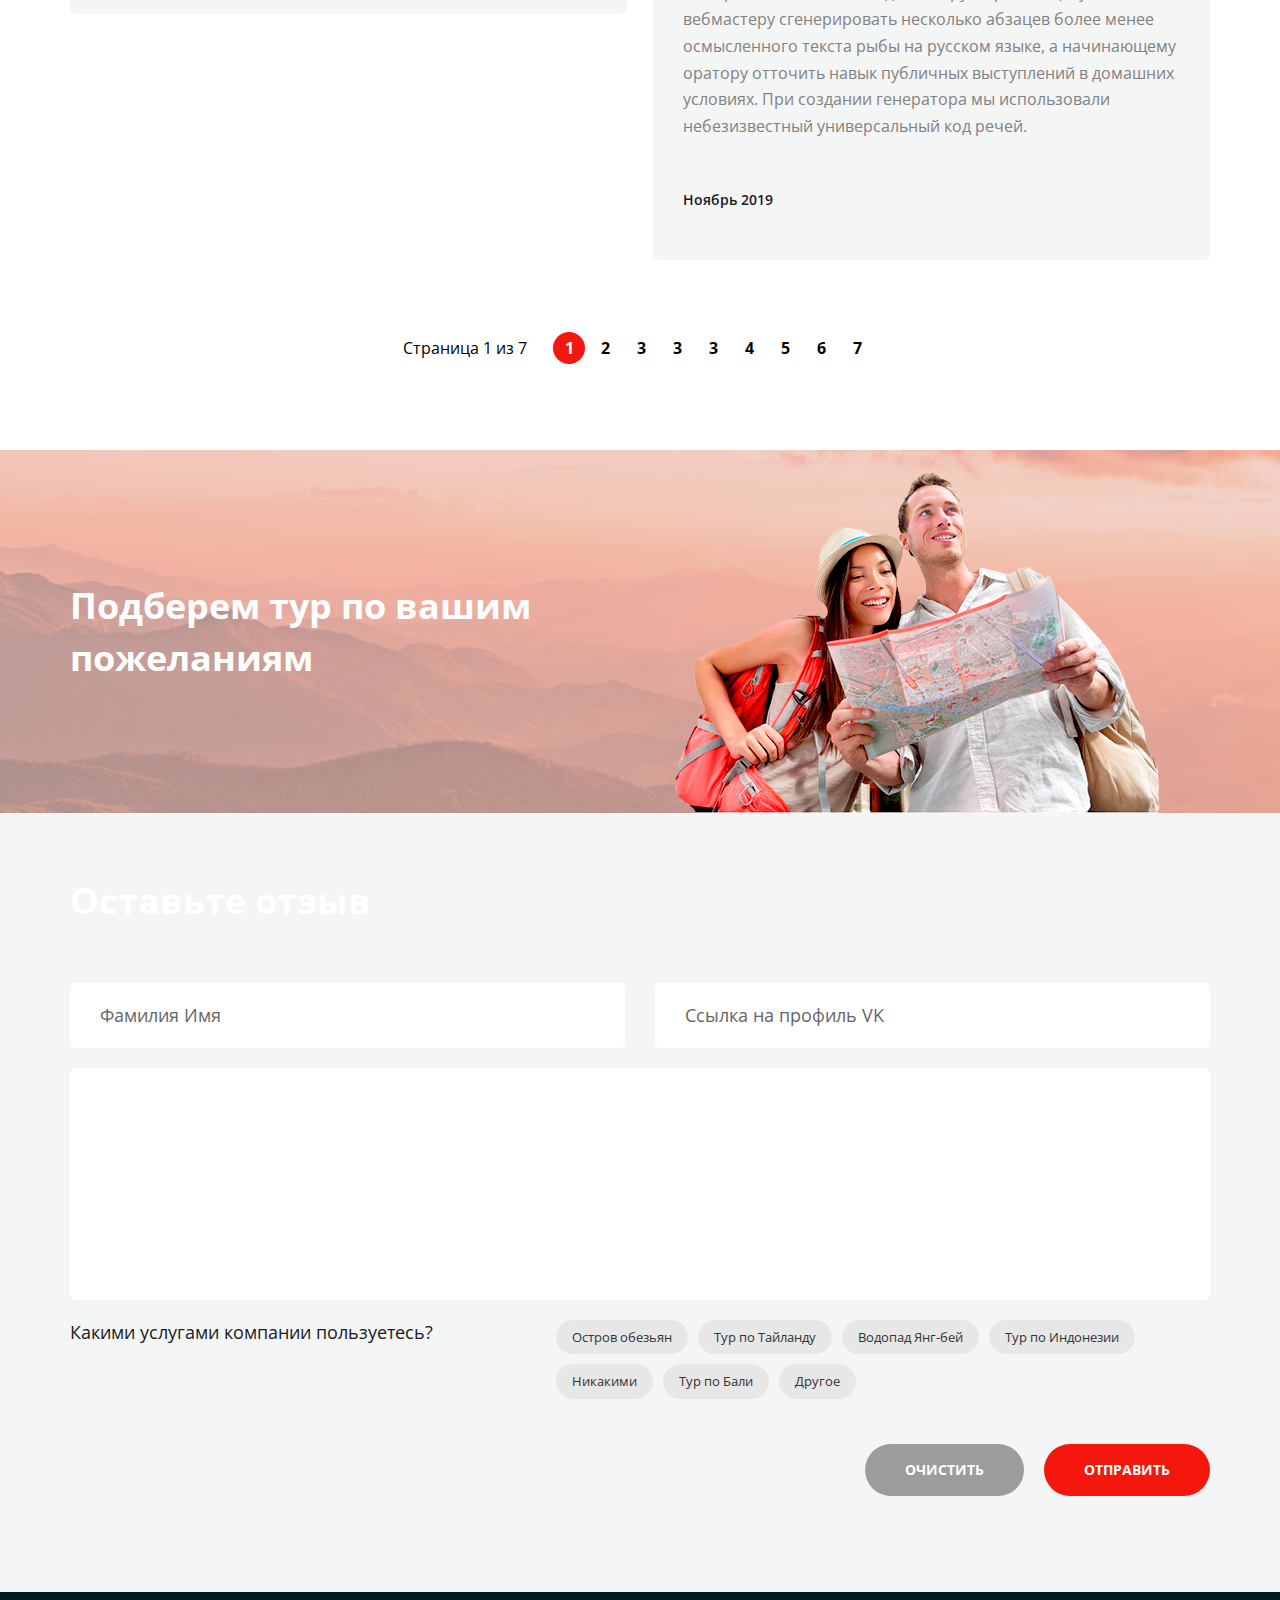
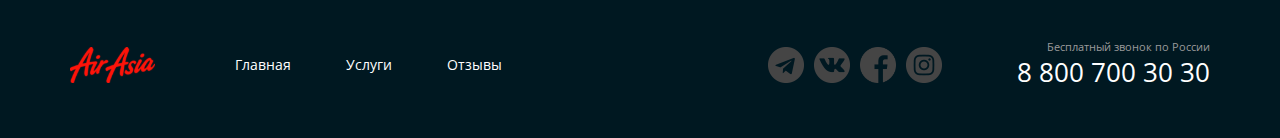
<file: reviews.html>
<!DOCTYPE html>
<html lang="ru">
<head>
    <meta charset="UTF-8">
    <meta http-equiv="X-UA-Compatible" content="IE=edge">
    <meta name="viewport" content="width=device-width, initial-scale=1.0">
    <link rel="stylesheet" href="css/main.css">
    <title>Air-Asia | Отзывы</title>
</head>
<body>

<!--hero
=====================================================-->

    <section class="hero">
        <div class="container hero__container">
            <header class="header ">
                <div class="header__inner">
                    <a class="logo" href="index.html"><img class="logo__pic" src="img/logo.svg" alt=""></a>
                    <nav class="menu header__menu">
                        <ul class="menu__list">
                            <li class="menu__item"><a class="menu__link" href="index.html">Главная</a></li>
                            <li class="menu__item"><a class="menu__link" href="services.html">Услуги</a></li>
                            <li class="menu__item"><a class="menu__link" href="reviews.html">Отзывы</a></li>
                        </ul>
                    </nav>
                    <address class="contacts header__contacts">
                        <a class="contacts__phone" href="tel:+78007003030">8 800 700 30 30</a>
                        <div class="contacts__workhours">График работы
                            <span class="contacts__tooltip">
                                <span class="contacts__tooltip-text1">пн-вс: 09:00 - 20:00</span>
                                <span class="contacts__tooltip-text2">Обед: 14:00 - 14:30</span>
                            </span>
                        </div>
                    </address>
                </div>
                <!--./header__inner-->
            </header>
            <h1 class="title hero__title">Отзывы</h1>
            <nav class="breadcrumbs breadcrumbs__hero">
                <ul class="breadcrumbs__list">
                    <li class="breadcrumbs__item">
                        <a class="breadcrumbs__link" href="index.html">Главная</a>
                    </li>
                    <li class="breadcrumbs__item">
                        <a class="breadcrumbs__link breadcrumbs__link--active" href="services.html">Отзывы</a>
                    </li>
                </ul>
            </nav>
        </div><!--./container-->
    </section><!--./hero-->

<!--reviews
=====================================================-->

    <section class="reviews">
        <div class="container">
            <ul class="reviews__list">
                <li class="reviews__item review">
                    <div class="review__header">
                        <div class="review__photo">
                            <div class="avatar">
                                <img class="avatar__img" src="img/reviews/Иван.png" alt="avatar">
                            </div>
                        </div>
                        <div class="review__userdata">
                            <a class="review__user">Иван Петрович</a>
                            <ul class="review__tags">
                                <li class="review__tag-item tag tag--bg--green">Водопад Янг-бей</li>
                                <li class="review__tag-item tag tag--bg--green">Водопад Янг-бей</li>
                            </ul>
                        </div>
                    </div>
                    <div class="review__content">
                        <h3 class="review__title">Крутой поход на водопады.</h3>
                        <div class="review__desc">
                            <p>Сайт рыбатекст поможет дизайнеру, верстальщику, вебмастеру сгенерировать несколько абзацев
                                более менее
                                осмысленного текста рыбы на русском языке, а начинающему оратору отточить навык публичных
                                выступлений в
                                домашних условиях. При создании генератора мы использовали небезизвестный универсальный код
                                речей. </p>
                        </div>
                        <time class="review__date">Ноябрь 2019</time>
                    </div>
                </li>
                <li class="reviews__item review">
                    <div class="review__header">
                        <div class="review__photo">
                            <div class="avatar">
                                <img class="avatar__img" src="img/reviews/Лиза.png" alt="avatar">
                            </div>
                        </div>
                        <div class="review__userdata">
                            <a class="review__user">Лиза Сидорова</a>
                            <ul class="review__tag">
                                <li class="review__tag-item tag tag--bg--green">Тур по Тайланду</li>
                                <li class="review__tag-item tag tag--bg--green">Тур по Тайланду</li>
                                <li class="review__tag-item tag tag--bg--green">Тур по Тайланду</li>
                            </ul>
                        </div>
                    </div>
                    <div class="review__content">
                        <h3 class="review__title">Интерестный тур по Таю.</h3>
                        <div class="review__desc">
                            <p>Сайт рыбатекст поможет дизайнеру, верстальщику, вебмастеру сгенерировать несколько абзацев
                                более менее
                                осмысленного текста рыбы на русском языке, а начинающему оратору отточить навык публичных
                                выступлений в
                                домашних условиях. При создании генератора мы использовали небезизвестный универсальный код
                                речей. </p>
                        </div>
                        <time class="review__date">Ноябрь 2019</time>
                    </div>
                </li>
                <li class="reviews__item review">
                    <div class="review__header">
                        <div class="review__photo">
                            <div class="avatar">
                                <img class="avatar__img" src="img/reviews/Екатерина.png" alt="avatar">
                            </div>
                        </div>
                        <div class="review__userdata">
                            <a class="review__user">Екатерина Жмых</a>
                            <ul class="review__tag">
                                <li class="review__tag-item tag tag--bg--green">Тур на Остров обезьян</li>
                            </ul>
                        </div>
                    </div>
                    <div class="review__content">
                        <h3 class="review__title">Очень понравился тур на остров обезьян.</h3>
                        <div class="review__desc">
                            <p>Сайт рыбатекст поможет дизайнеру, верстальщику, вебмастеру сгенерировать несколько абзацев
                                более менее
                                осмысленного текста рыбы на русском языке, а начинающему оратору отточить навык публичных
                                выступлений в
                                домашних условиях. При создании генератора мы использовали небезизвестный универсальный код
                                речей. </p>
                            <p>Сайт рыбатекст поможет дизайнеру, верстальщику, вебмастеру сгенерировать несколько абзацев
                                    более менее
                                    осмысленного текста рыбы на русском языке, а начинающему оратору отточить навык публичных
                                    выступлений в
                                    домашних условиях. При создании генератора мы использовали небезизвестный универсальный код
                                    речей. </p>
                        </div>
                        <time class="review__date">Ноябрь 2019</time>
                    </div>
                </li>
                <li class="reviews__item review">
                    <div class="review__header">
                        <div class="review__photo">
                            <div class="avatar">
                                <img class="avatar__img" src="img/reviews/Антон.png" alt="avatar">
                            </div>
                        </div>
                        <div class="review__userdata">
                            <a class="review__user">Антон Игоревич</a>
                            <ul class="review__tags">
                                <li class="review__tag-item tag tag--bg--green">Тур по Индонезии</li>
                                <li class="review__tag-item tag tag--bg--green">Водопад Янг-бей</li>
                            </ul>
                        </div>
                    </div>
                    <div class="review__content">
                        <h3 class="review__title">Для первого раза выбрал тур по Индонезии. И не пожалел!</h3>
                        <div class="review__desc">
                            <p>Сайт рыбатекст поможет дизайнеру, верстальщику, вебмастеру сгенерировать несколько абзацев
                                более менее
                                осмысленного текста рыбы на русском языке, а начинающему оратору отточить навык публичных
                                выступлений в
                                домашних условиях. При создании генератора мы использовали небезизвестный универсальный код
                                речей. </p>
                        </div>
                        <time class="review__date">Ноябрь 2019</time>
                    </div>
                </li>



            </ul>
            <div class="paginator paginator--black">
                <div class="paginator__display">Страница 1 из 7</div>
                <ul class="paginator__list">
                    <li class="paginator__item paginator__item--active--black"><a
                            class="paginator__link paginator__link--black" href="#">1</a></li>
                    <li class="paginator__item"><a class="paginator__link paginator__link--black" href="#">2</a></li>
                    <li class="paginator__item"><a class="paginator__link paginator__link--black" href="#">3</a></li>
                    <li class="paginator__item"><a class="paginator__link paginator__link--black" href="#">3</a></li>
                    <li class="paginator__item"><a class="paginator__link paginator__link--black" href="#">3</a></li>
                    <li class="paginator__item"><a class="paginator__link paginator__link--black" href="#">4</a></li>
                    <li class="paginator__item"><a class="paginator__link paginator__link--black" href="#">5</a></li>
                    <li class="paginator__item"><a class="paginator__link paginator__link--black" href="#">6</a></li>
                    <li class="paginator__item"><a class="paginator__link paginator__link--black" href="#">7</a></li>
                </ul>
            </div>

        </div>

    </section>

<!--separator
=====================================================-->
    <section class="separator">
        <div class="container">
            <div class="separator__content">
                <h2 class="separator__title section-title section-title--size--48">Подберем тур по вашим пожеланиям</h2>
            </div>
        </div>
    </section>

<!--form
=====================================================-->

    <section class="reviews-form">
        <div class="container">
            <h2 class="section-title section-title--color--black section-title--size--48 reviews-form__title">Оставьте отзыв</h2>
            <form class="form" action="">
                <div class="form__row">
                    <input class="form__input" type="text" placeholder="Фамилия Имя" name="name">
                    <input class="form__input" type="url" placeholder="Ссылка на профиль VK" name="link">
                </div>
                <div class="form__row">
                    <textarea class="form__input form__input--textarea" name="comment"></textarea>
                </div>
                <div class="form__controls">
                    <div class="form__controls-title">Какими услугами компании пользуетесь?</div>
                    <ul class="controls">
                        <li class="controls__item">
                            <label class="controls__elem">
                                <input class="controls__checkbox" type="checkbox" name="Остров обезьян" >
                                <div class="tag controls__tag">Остров обезьян</div>
                            </label>
                        </li>
                        <li class="controls__item">
                            <label class="controls__elem">
                                <input class="controls__checkbox" type="checkbox" name="Тур по Тайланду">
                                <div class="tag controls__tag">Тур по Тайланду</div>
                            </label>
                        </li>
                        <li class="controls__item">
                            <label class="controls__elem">
                                <input class="controls__checkbox" type="checkbox" name="Водопад Янг-бей">
                                <div class="tag controls__tag">Водопад Янг-бей</div>
                            </label>
                        </li>
                        <li class="controls__item">
                            <label class="controls__elem">
                                <input class="controls__checkbox" type="checkbox" name="Тур по Индонезии">
                                <div class="tag controls__tag">Тур по Индонезии</div>
                            </label>
                        </li>
                        <li class="controls__item">
                            <label class="controls__elem">
                                <input class="controls__checkbox" type="checkbox" name="Никакими">
                                <div class="tag controls__tag">Никакими</div>
                            </label>
                        </li>
                        <li class="controls__item">
                            <label class="controls__elem">
                                <input class="controls__checkbox" type="checkbox" name="Тур по Бали">
                                <div class="tag controls__tag">Тур по Бали</div>
                            </label>
                        </li>
                        <li class="controls__item">
                            <label class="controls__elem">
                                <input class="controls__checkbox" type="checkbox" name="Другое">
                                <div class="tag controls__tag">Другое</div>
                            </label>
                        </li>
                    </ul>
                </div>
                <div class="form__btns">
                    <button class="btn btn--color--black form__btn" type="reset">Очистить</button>
                    <button class="btn form__btn" type="submit">Отправить</button>
                </div>
            </form>
        </div>
    </section>

<!--footer
=====================================================-->
<footer class="footer">
    <div class="container">
        <div class="footer__inner">
            <a class="logo" href="index.html" ><img class="logo__pic" src="img/logo.svg" alt="Air-Asia" ></a>
            <nav class="footer__menu menu">
                <ul class="menu__list">
                    <li class="menu__item"><a class="menu__link" href="index.html" >Главная</a></li>
                    <li class="menu__item"><a class="menu__link" href="services.html" >Услуги</a></li>
                    <li class="menu__item"><a class="menu__link" href="#" >Отзывы</a></li>
                </ul>
            </nav>
            <div class="social footer__social">
                <ul class="social__list">
                    <li class="social__item social__item--icon--telegram ">
                        <a class="social__link" href="#" ></a>
                    </li>
                    <li class="social__item social__item--icon--vk">
                        <a class="social__link" href="#" ></a>
                    </li>
                    <li class="social__item social__item--icon--facebook">
                        <a class="social__link" href="#" ></a>
                    </li>
                    <li class="social__item social__item--icon--instagram">
                        <a class="social__link" href="#" ></a>
                    </li>
                </ul>
            </div>
            <address class="footer__contacts contacts">
                <span class="contacts__text">Бесплатный звонок по России</span>
                <a class="contacts__phone" href="tel:+78007003030" >8 800 700 30 30</a>
            </address>
        </div><!--./footer__inner-->
    </div><!--./container-->
</footer>
</body>
</html>
</file>
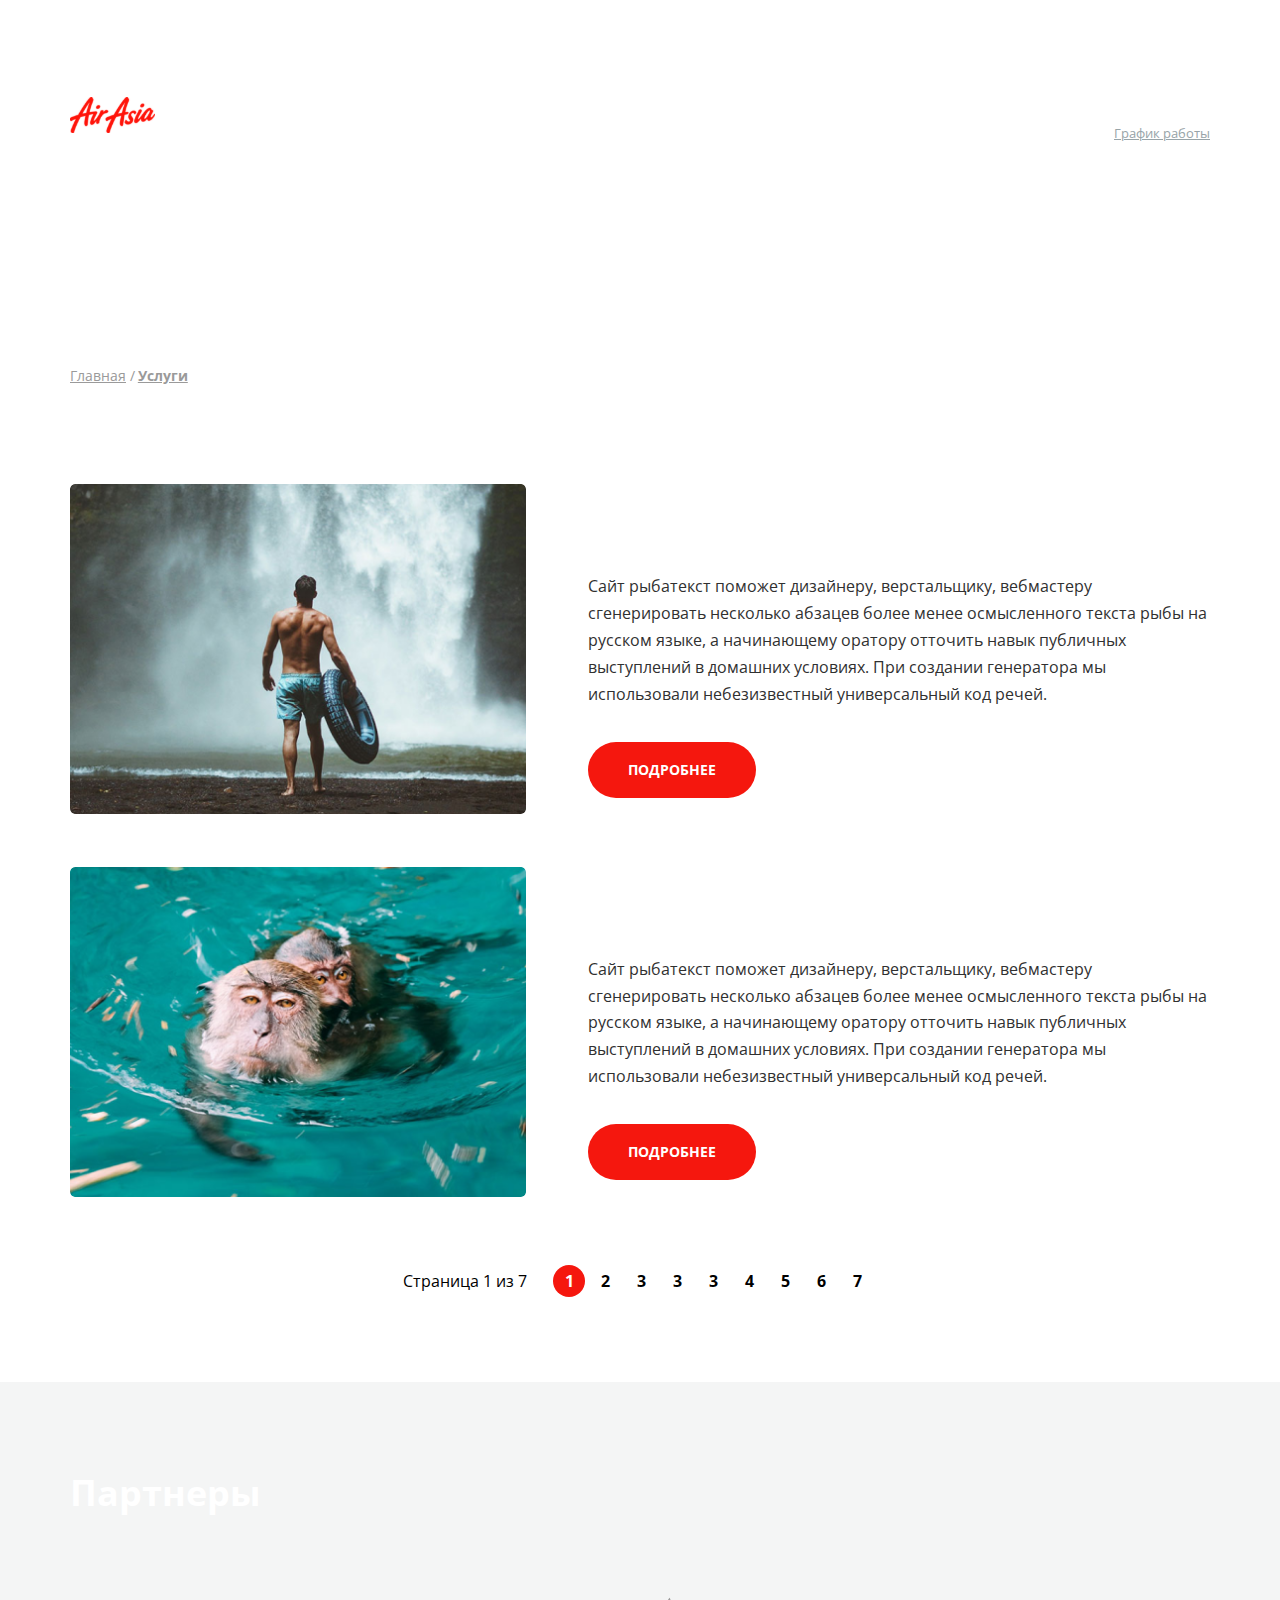
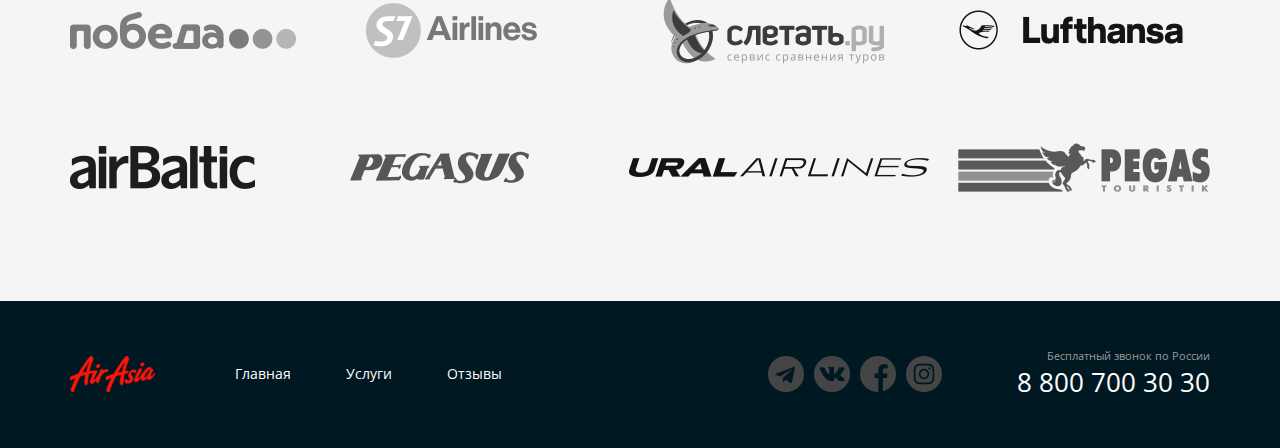
<file: services.html>
<!DOCTYPE html>
<html lang="ru">
<head>
    <meta charset="UTF-8">
    <meta http-equiv="X-UA-Compatible" content="IE=edge">
    <meta name="viewport" content="width=device-width, initial-scale=1.0">
    <link rel="stylesheet" href="css/main.css">
    <title>Air-Asia | Услуги</title>
</head>
<body>
    <div class="wrapper">
        <div class="wrapper__contents">

<!--header
=======================================================-->

            <section class="hero">
                <div class="container hero__container">
                    <header class="header ">
                        <div class="header__inner">
                            <a class="logo" href="index.html"><img class="logo__pic" src="img/logo.svg" alt=""></a>
                            <nav class="menu header__menu">
                                <ul class="menu__list">
                                    <li class="menu__item"><a class="menu__link" href="index.html">Главная</a></li>
                                    <li class="menu__item"><a class="menu__link" href="services.html">Услуги</a></li>
                                    <li class="menu__item"><a class="menu__link" href="reviews.html">Отзывы</a></li>
                                </ul>
                            </nav>
                            <address class="contacts header__contacts">
                                <a class="contacts__phone" href="tel:+78007003030">8 800 700 30 30</a>
                                <div class="contacts__workhours">График работы
                                    <span class="contacts__tooltip">
                                        <span class="contacts__tooltip-text1">пн-вс: 09:00 - 20:00</span>
                                        <span class="contacts__tooltip-text2">Обед: 14:00 - 14:30</span>
                                    </span>
                                </div>
                            </address>
                        </div>
                        <!--./header__inner-->
                    </header>
                    <h1 class="title hero__title">Услуги</h1>
                    <nav class="breadcrumbs breadcrumbs__hero">
                        <ul class="breadcrumbs__list">
                            <li class="breadcrumbs__item">
                                <a class="breadcrumbs__link" href="index.html">Главная</a>
                            </li>
                            <li class="breadcrumbs__item">
                                <a class="breadcrumbs__link breadcrumbs__link--active" href="services.html">Услуги</a>
                            </li>
                        </ul>
                    </nav>
                </div><!--./container-->
            </section><!--./hero-->

<!--services
==========================================================-->

            <section class="services">
                <div class="container">
                    <div class="services__content">
                        <ul class="services__list">
                            <li class="services__item">
                                <img class="services__pic" src="img/services/waterfall.png" alt="waterfall" >
                                <div class="services__item-content">
                                    <h2 class="services__section-title section-title section-title--color--black">Водопад Янг-бей</h2>
                                    <div class="services__desc">
                                        <p>Сайт рыбатекст поможет дизайнеру, верстальщику, вебмастеру сгенерировать несколько абзацев более менее осмысленного текста рыбы на русском языке, а начинающему оратору отточить навык публичных выступлений в домашних условиях. При создании генератора мы использовали небезизвестный универсальный код речей. </p>
                                    </div>
                                    <a class="btn">Подробнее</a>
                                </div>
                            </li>
                            <li class="services__item">
                                <img class="services__pic" src="img/services/monkeys.png" alt="monkeys" >
                                <div class="services__item-content">
                                    <h2 class="services__section-title section-title section-title--color--black">Остров обезьян</h2>
                                    <div class="services__desc">
                                        <p>Сайт рыбатекст поможет дизайнеру, верстальщику, вебмастеру сгенерировать несколько абзацев более менее осмысленного текста рыбы на русском языке, а начинающему оратору отточить навык публичных выступлений в домашних условиях. При создании генератора мы использовали небезизвестный универсальный код речей. </p>
                                    </div>
                                    <a class="btn">Подробнее</a>
                                </div>
                            </li>
                        </ul>
                    </div>
                    <div class="paginator paginator--black">
                        <div class="paginator__display">Страница 1 из 7</div>
                        <ul class="paginator__list">
                            <li class="paginator__item paginator__item--active--black"><a class="paginator__link paginator__link--black" href="#" >1</a></li>
                            <li class="paginator__item"><a class="paginator__link paginator__link--black" href="#" >2</a></li>
                            <li class="paginator__item"><a class="paginator__link paginator__link--black" href="#" >3</a></li>
                            <li class="paginator__item"><a class="paginator__link paginator__link--black" href="#" >3</a></li>
                            <li class="paginator__item"><a class="paginator__link paginator__link--black" href="#" >3</a></li>
                            <li class="paginator__item"><a class="paginator__link paginator__link--black" href="#" >4</a></li>
                            <li class="paginator__item"><a class="paginator__link paginator__link--black" href="#" >5</a></li>
                            <li class="paginator__item"><a class="paginator__link paginator__link--black" href="#" >6</a></li>
                            <li class="paginator__item"><a class="paginator__link paginator__link--black" href="#" >7</a></li>
                        </ul>
                    </div>

                </div><!--./container-->
            </section><!--./services-->

<!--partners
==========================================================-->

            <section class="partners">
                <div class="container">
                    <h2 class="partners__section-title section-title section-title--color--black section-title--size--48">Партнеры</h2>
                    <ul class="partners__list">
                        <li class="partners__item"><a class="partners__link" href="https://www.pobeda.aero/" target="_blank"><img class="partners__image" src="img/services/partners/pobeda.svg" alt=""></a></li>
                        <li class="partners__item"><a class="partners__link" href="https://www.s7.ru/ru/" target="_blank"><img class="partners__image" src="img/services/partners/s7.svg" alt=""></a></li>
                        <li class="partners__item"><a class="partners__link" href="https://sletat.ru/" target="_blank"><img class="partners__image" src="img/services/partners/lets-fly.svg" alt=""></a></li>
                        <li class="partners__item"><a class="partners__link" href="https://www.lufthansa.com/ua/ru/homepage" target="_blank"><img class="partners__image" src="img/services/partners/lufthansa.svg" alt=""></a></li>
                        <li class="partners__item"><a class="partners__link" href="https://www.airbaltic.com/ru-RU/index" target="_blank" ><img class="partners__image" src="img/services/partners/airbaltic.svg" alt=""></a></li>
                        <li class="partners__item"><a class="partners__link" href="https://www.flypgs.com/ru" target="_blank"><img class="partners__image" src="img/services/partners/pegasus.svg" alt=""></a></li>
                        <li class="partners__item"><a class="partners__link" href="https://www.uralairlines.ru/" target="_blank"><img class="partners__image" src="img/services/partners/ural.svg" alt=""></a></li>
                        <li class="partners__item"><a class="partners__link" href="https://pegast.ru/" target="_blank"><img class="partners__image" src="img/services/partners/pegas.svg" alt=""></a></li>
                    </ul>
                </div>
            </section><!--./partners-->
        </div><!--./wrapper__content-->

<!--footer
=============================================================-->

            <footer class="footer">
                <div class="container">
                    <div class="footer__inner">
                        <a class="logo" href="index.html" ><img class="logo__pic" src="img/logo.svg" alt="Air-Asia" ></a>
                        <nav class="footer__menu menu">
                            <ul class="menu__list">
                                <li class="menu__item"><a class="menu__link" href="index.html" >Главная</a></li>
                                <li class="menu__item"><a class="menu__link" href="services.html" >Услуги</a></li>
                                <li class="menu__item"><a class="menu__link" href="#" >Отзывы</a></li>
                            </ul>
                        </nav>
                        <div class="social footer__social">
                            <ul class="social__list">
                                <li class="social__item social__item--icon--telegram ">
                                    <a class="social__link" href="#" ></a>
                                </li>
                                <li class="social__item social__item--icon--vk">
                                    <a class="social__link" href="#" ></a>
                                </li>
                                <li class="social__item social__item--icon--facebook">
                                    <a class="social__link" href="#" ></a>
                                </li>
                                <li class="social__item social__item--icon--instagram">
                                    <a class="social__link" href="#" ></a>
                                </li>
                            </ul>
                        </div>
                        <address class="footer__contacts contacts">
                            <span class="contacts__text">Бесплатный звонок по России</span>
                            <a class="contacts__phone" href="tel:+78007003030" >8 800 700 30 30</a>
                        </address>
                    </div><!--./footer__inner-->
                </div><!--./container-->
            </footer>
    </div><!--./wrapper-->


</body>
</html>
</file>
<file: air-asia/css/style.css>
*,
*::after,
*::before {
  margin: 0;
  padding: 0;
  box-sizing: border-box;
}

ul, li {
  list-style: none;
}

a {
  text-decoration: none;
}

body {
    background: #001821 url('../img/bg1.jpg') no-repeat;

/* текст
================================ */

    font-family: 'Open Sans', sans-serif;
    font-size: 14px;
    line-height: 1.42em;
    color: #fff;
}

/* wrapper
================================ */

.wrapper {


}

.container {
  margin: 0 auto;
  max-width: 1170px;
  padding: 0 15px;

}

/* header
================================ */

.header {
}

.header__bar {
  position: relative;
  top: 30px;
  left: 0;

}
.logo {
  display: inline-block;
}
.logo__item {
}
.logo__pic {
}
.menu {
  display: inline;

}
.menu__header {
  position: absolute;
  top: 10px;
  left: 164px;

}
.menu__list {
  display: inline;
}
.menu__item {
  display: inline;
  margin-left: 54px;

}
.menu__item:first-child {
  margin-left: 0px;
}

.menu__link {
  display: inline;
  font-size: 14px;
  color: #fff;
}

.menu__link:hover {
  color: #DA0100;
  transition: all .3s;
}


.contacts {
  display: inline-block;


}
.contacts__header {
  text-align: end;
  position: absolute;
  top: 0;
  right: 0;


}

.contacts__phone {
  font-style: normal;
  color: #fff;
  font-size: 26px;
}

.contacts__phone:hover {
  color: #DA0100;
  transition: all .3s;
}
.contacts__workhours {
  font-size: 13px;
  text-decoration-line: underline;
  color: #fff;
  font-style: normal;


}
.header__intro {
  padding-top: 131px;
  max-width: 511px;
  margin-bottom: 246px;

}
.header__title {
  display: inline-block;
  margin-bottom: 27px;
  font-size: 72px;
  line-height: 84px;
  color: #FFFFFF;

}
.header__subtitle {
  margin-bottom: 34px;
  font-size: 18px;
  line-height: 20px;
  align-items: center;
  color: #FFFFFF;
}

/* button
======================================== */

.btn {
  width: 168px;
  height: 55px;
  background: #F5170E;
  border-radius: 35px;
  color: #fff;
  border: 0;
  cursor: pointer;
}

.btn:hover {
  background: #DA0100;
  transition: all .3s;
}


/* hot-tour
======================================= */

.hot-tour {
  margin-bottom: 127px;
}

.hot-tour__title {
  margin-bottom: 51px;
}
.hot-tour__title::after {
  content: url(../img/hot-tour/flame.svg);
  margin-left: 12px;
}
.title {
  font-size: 36px;
  line-height: 42px;
  color: #FFFFFF;
}
.hot-tour__list {
  display: inline;
  font-size: 0;

}
.hot-tour__block {
  display: inline-block;
  max-width: 362px;
  background: #FFFFFF;
  border-radius: 5px 5px 5px 5px;
  margin-right: 27px;
  font-size: 0;
}
.hot-tour__block:last-child {
  margin-right: 0;
}
.hot-tour__pic {
  border-radius: 5px 5px 0px 0px;


}
.hot-tour__block-content {
  display: inline-block;
  padding: 21px 22px;
}
.hot-tour__name {
  margin-bottom: 21px;
  font-size: 24px;
  line-height: 28px;
  color: #000000;
}
.hot-tour__offers {
  margin-bottom: 23px;
}
.hot-tour__offers-item {
  display: inline;
}

.hot-tour__included {
  margin-right: 28px;
  display: inline;
  font-size: 16px;
  line-height: 19px;
  align-items: center;
  color: #666666;

}
.hot-tour__icon {
  margin-right: 10px;
}
.hot-tour__text {
  margin-bottom: 24px;
  font-size: 14px;
  line-height: 21px;
  align-items: center;
  color: #303030;
}
.hot-tour__btn {
  font-size: 14px;
  font-weight: 700;
  align-items: center;
  text-transform: uppercase;
  width: 135px;
  height: 55px;
  border-radius: 35px;
  background: #FFFFFF;
  color: #F5170E;
  border: 1px solid #F5170E;
}

.hot-tour__btn:hover {
  background: #DA0100;
  transition: all .3s;
  color: #fff;
}

/* news
=========================================== */

.news {
  font-size: 0;
}

.news__title {
  margin-bottom: 51px;
}

.news__block {
  position: relative;
  max-width: 557px;
  display: inline-block;
  border-radius: 5px;

}
.news__block + .news__block {
  margin-left: 25px;
}

.news__image {
  border-radius: 5px;
}
.news__block-item {
  position: absolute;
  left: 32px;
  bottom: 48px;
}
.news__date {
  font-size: 14px;
  line-height: 21px;
  margin-bottom: 12px;
  font-weight: 400;
}
.news__subtitle {
  font-size: 24px;
  line-height: 36px;
  margin-bottom: 5px;
}
.news__paragraph {
  font-size: 16px;
  line-height: 21px;
  font-weight: 400;
}

/* paginator
=========================================== */
.paginator {
  text-align: center;
  padding-top: 57px;
  margin-bottom: 152px;
}
.paginator__display {
  display: inline;
  font-size: 16px;
  line-height: 20px;
  color: #fff;
  margin-right: 36px;
}
.paginator__list {
  display: inline;
}
.paginator__item {
  display: inline;
}
.paginator__item + .paginator__item {
  margin-left: 24px;
}

.paginator__link {
  display: inline-block;
  font-size: 16px;
  font-weight: 700;
  line-height: 21px;
  color: #fff;
}

.paginator__link:hover {
  border-radius: 50%;
  background: #fff;
  color: #F5170E;
  height: 32px;
  width: 32px;
  transition: background-color .3s;
}

/* about-us
============================================== */

.about-us {
  margin-bottom: 100px;

}

.about-us__inner {
  position: relative;

}


.about-us__img-back {
  border-radius: 5px 5px 5px 5px;

}
.about-us__block {
  position: absolute;
  top: 97px;
  left: 354px;
  z-index: 10;


}
.about-us__bg {
  border-radius: 5px 5px 5px 5px;

}
.about-us__content {
  position: absolute;
  top: 70px;
  left: 81px;
}
.about-us__title {
  margin-bottom: 37px;
  font-size: 36px;
  line-height: 42px;
  color: #000000;
}

.about-us__paragraph {
  margin-bottom: 43px;
  max-width: 502px;
  font-size: 16px;
  font-weight: 400;
  line-height: 27px;
  align-items: center;
  color: #060606;
}


/* footer
========================================== */

.footer {

}

.footer__inner {
  position: relative;
  border-top: 1px solid rgba(250, 250, 250, .1);
  padding: 45px 0;



}


.menu__footer {
  position: absolute;
  top: 55px;
  left: 165px;
}

/* social
=================================== */

.social {
  display: inline-block;
  position: absolute;
  top: 47px;
  right: 262px;
}
.social__list {
  display: inline-block;
}
.social__item {
  display: inline;
}
.social__item + .social__item {
  margin-left: 10px;
}
.social__link:hover {

}
.social__icon {
}

.social__svg {
  height: 36px;
  width: 36px;
  fill: #454545;
}
.social__svg:hover {
  fill: #9C9C9C;
}


.contacts__footer {
  position: absolute;
  top: 45px;
  right: 0;

}
.contacts__text {
  font-size: 11px;
  line-height: 20px;
  color: #9A9A9A;
  font-style: normal;
  text-align: end;
}
.contacts__phone {
}
</file>
<file: css/main.css>
@import url('layout/fonts.css');
@import url('layout/normalize.css');
@import url('layout/base.css');

@import url('blocks/header.css');
@import url('blocks/logo.css');
@import url('blocks/menu.css');
@import url('blocks/contacts.css');
@import url('blocks/intro.css');
@import url('blocks/button.css');
@import url('blocks/title.css');
@import url('blocks/tours.css');
@import url('blocks/news.css');
@import url('blocks/paginator.css');
@import url('blocks/about.css');
@import url('blocks/footer.css');
@import url('blocks/social.css');

@import url('blocks/hero.css');
@import url('blocks/breadcrumbs.css');
@import url('blocks/services.css');
@import url('blocks/partners.css');

@import url('blocks/reviews.css');
@import url('blocks/review.css');
@import url('blocks/reviews-form.css');
@import url('blocks/avatar.css');
@import url('blocks/tag.css');
@import url('blocks/separator.css');
@import url('blocks/form.css');
@import url('blocks/controls.css');

@import url('homepage.css');
</file>
